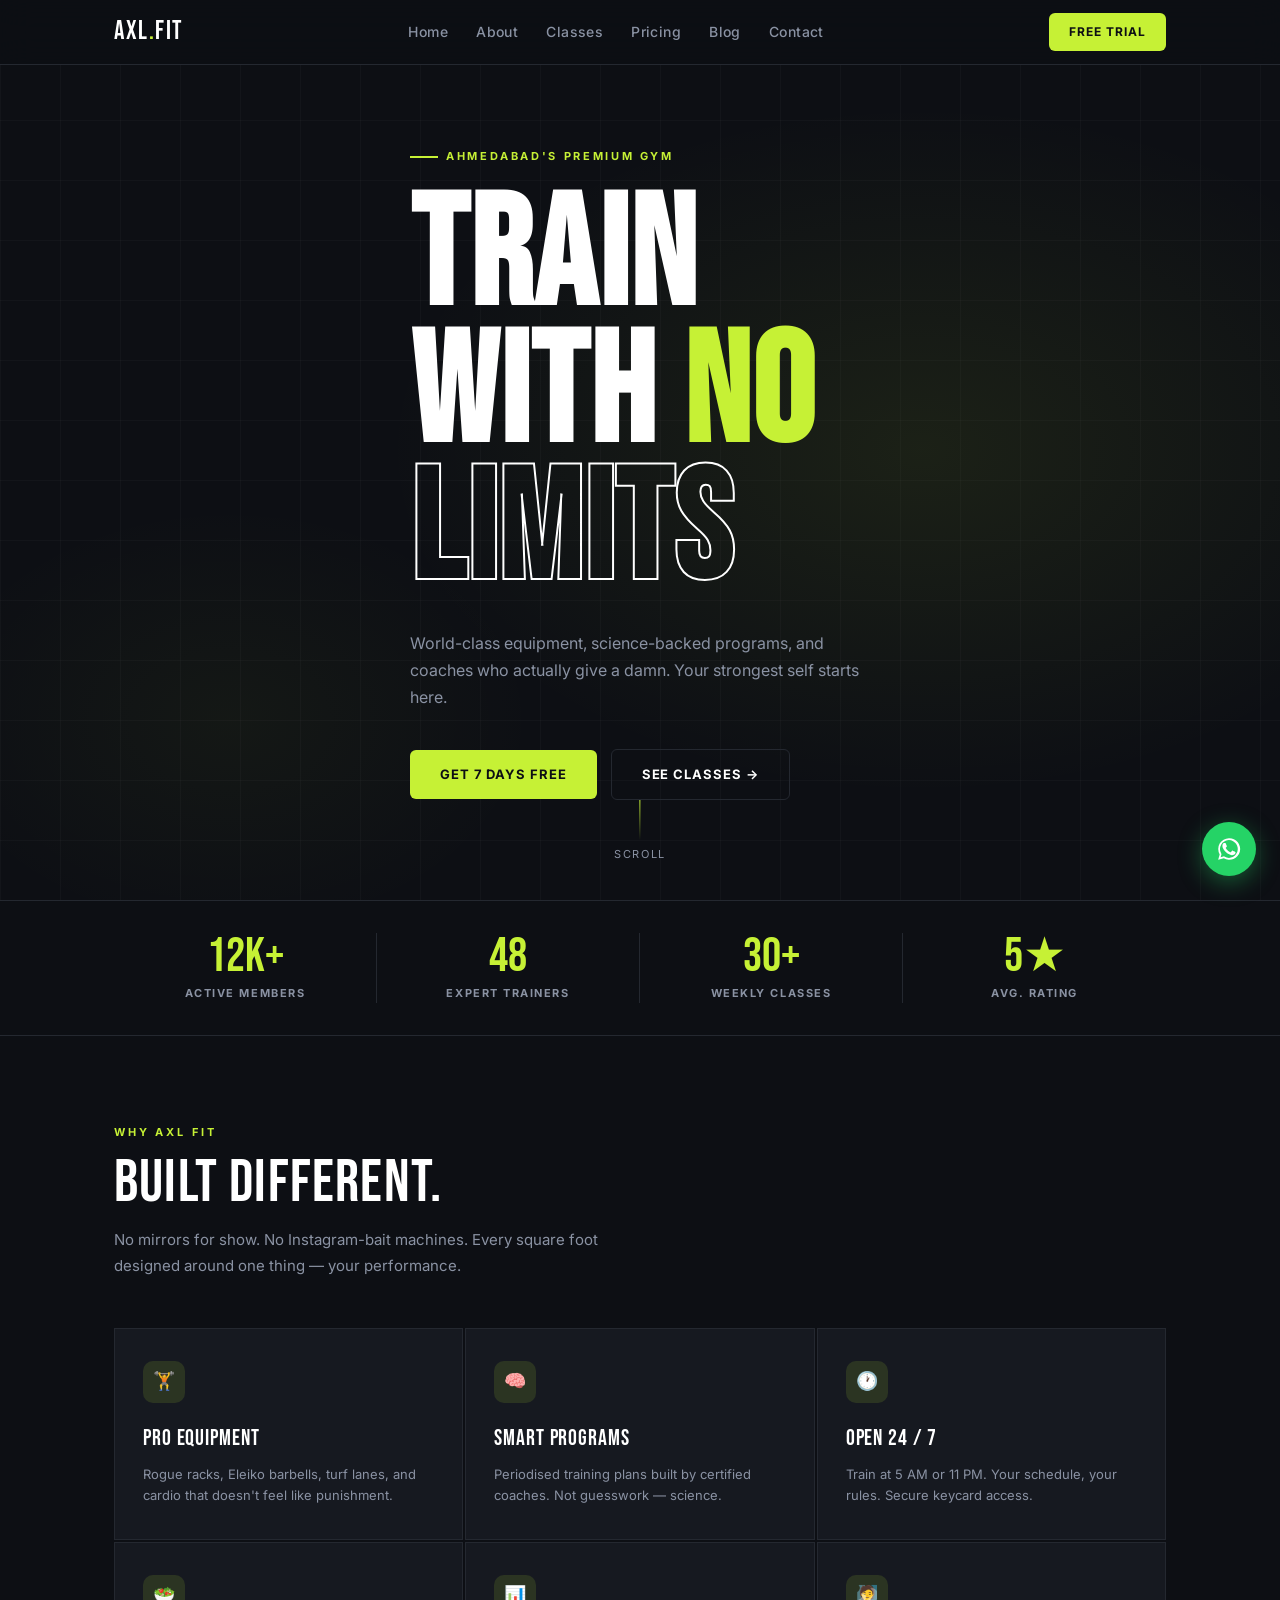
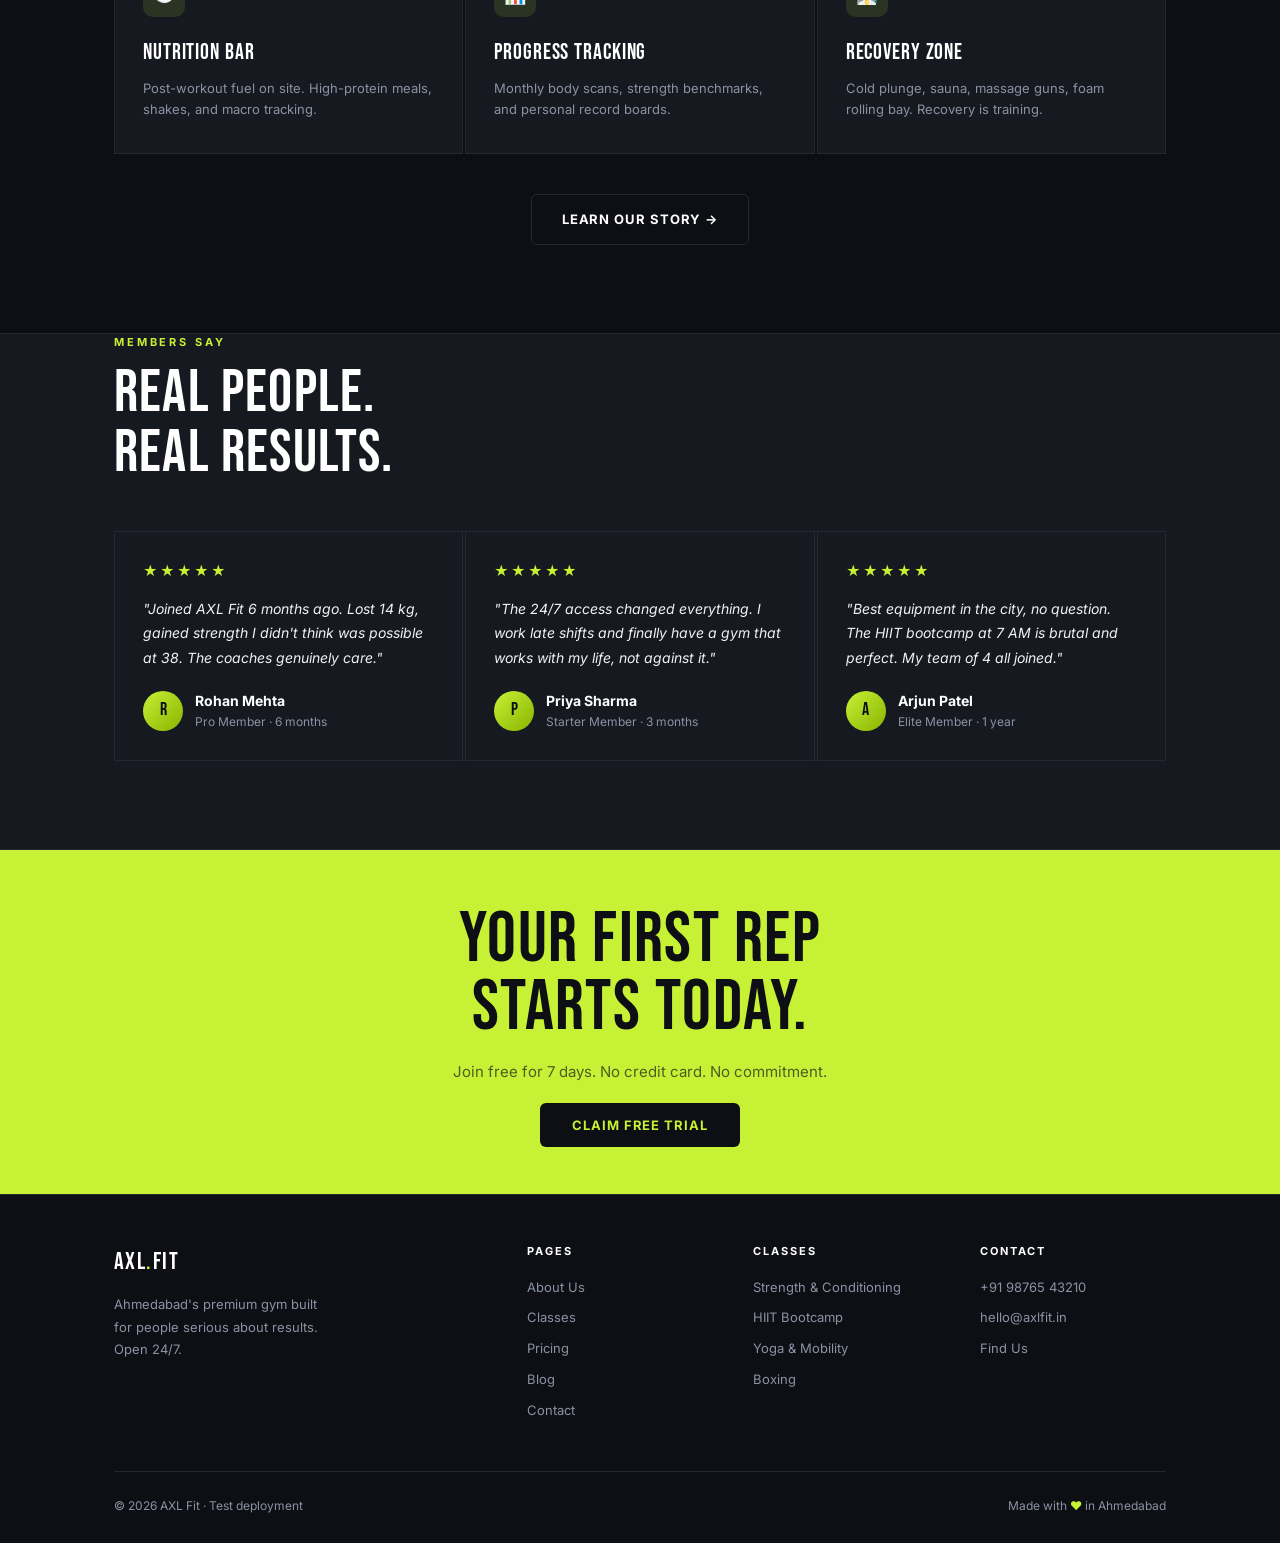
<file: index.html>
<!DOCTYPE html>
<html lang="en">
<head>
<meta charset="UTF-8">
<meta name="viewport" content="width=device-width, initial-scale=1.0">
<title>AXL Fit — Train Without Limits</title>
<meta name="description" content="AXL Fit is Ahmedabad's premium gym. World-class equipment, expert trainers, flexible memberships. Start your free trial today.">
<link rel="stylesheet" href="style.css">
<style>
/* Home-specific */
.hero {
  min-height: 100vh; display: flex; align-items: center;
  padding: 120px 0 80px; position: relative; overflow: hidden;
}
.hero-bg {
  position: absolute; inset: 0; z-index: 0;
  background:
    radial-gradient(ellipse 60% 55% at 72% 50%, rgba(198,241,53,.08) 0%, transparent 70%),
    radial-gradient(ellipse 40% 40% at 18% 80%, rgba(198,241,53,.04) 0%, transparent 60%);
}
.hero-bg::after {
  content: ""; position: absolute; inset: 0;
  background-image: linear-gradient(rgba(255,255,255,.025) 1px, transparent 1px), linear-gradient(90deg, rgba(255,255,255,.025) 1px, transparent 1px);
  background-size: 60px 60px;
}
.hero-inner { position: relative; z-index: 1; max-width: 1100px; margin: 0 auto; padding: 0 24px; }
.hero-eyebrow { display: inline-flex; align-items: center; gap: 8px; font-size: 11px; font-weight: 700; letter-spacing: .24em; text-transform: uppercase; color: var(--lime); margin-bottom: 24px; }
.hero-eyebrow::before { content: ""; display: block; width: 28px; height: 2px; background: var(--lime); }
h1.hero-title { font-family: 'Bebas Neue', sans-serif; font-size: clamp(80px, 13vw, 156px); line-height: .88; letter-spacing: .01em; color: var(--white); }
h1.hero-title .outline { -webkit-text-stroke: 2px var(--white); color: transparent; }
h1.hero-title .lime { color: var(--lime); -webkit-text-stroke: 0; }
.hero-sub { max-width: 460px; font-size: 16px; line-height: 1.7; color: var(--slate); margin: 28px 0 38px; }
.hero-btns { display: flex; gap: 14px; flex-wrap: wrap; align-items: center; }
.hero-scroll { position: absolute; bottom: 36px; left: 50%; transform: translateX(-50%); display: flex; flex-direction: column; align-items: center; gap: 6px; color: var(--slate); font-size: 11px; letter-spacing: .14em; text-transform: uppercase; z-index: 1; animation: bounce 2s ease-in-out infinite; }
.hero-scroll .line { width: 1px; height: 40px; background: linear-gradient(to bottom, var(--lime), transparent); }
@keyframes bounce { 0%,100% { transform: translateX(-50%) translateY(0); } 50% { transform: translateX(-50%) translateY(8px); } }
</style>
</head>
<body>

<!-- NAV -->
<nav>
  <div class="nav-inner">
    <a href="https://axlfit.pages.dev/" class="logo">AXL<span>.</span>FIT</a>
    <ul class="nav-links">
      <li><a href="https://axlfit.pages.dev/">Home</a></li>
      <li><a href="https://axlfit.pages.dev/about.html">About</a></li>
      <li><a href="https://axlfit.pages.dev/classes.html">Classes</a></li>
      <li><a href="https://axlfit.pages.dev/pricing.html">Pricing</a></li>
      <li><a href="https://axlfit.pages.dev/blog.html">Blog</a></li>
      <li><a href="https://axlfit.pages.dev/contact.html">Contact</a></li>
    </ul>
    <button class="hamburger" aria-label="Menu"><span></span><span></span><span></span></button>
    <a href="https://axlfit.pages.dev/pricing.html" class="nav-cta">Free Trial</a>
  </div>
  <div class="mobile-menu">
    <a href="https://axlfit.pages.dev/">Home</a>
    <a href="https://axlfit.pages.dev/about.html">About</a>
    <a href="https://axlfit.pages.dev/classes.html">Classes</a>
    <a href="https://axlfit.pages.dev/pricing.html">Pricing</a>
    <a href="https://axlfit.pages.dev/blog.html">Blog</a>
    <a href="https://axlfit.pages.dev/contact.html">Contact</a>
  </div>
</nav>

<!-- HERO -->
<section class="hero">
  <div class="hero-bg"></div>
  <div class="hero-inner">
    <div class="hero-eyebrow">Ahmedabad's Premium Gym</div>
    <h1 class="hero-title">TRAIN<br>WITH<span class="lime"> NO</span><br><span class="outline">LIMITS</span></h1>
    <p class="hero-sub">World-class equipment, science-backed programs, and coaches who actually give a damn. Your strongest self starts here.</p>
    <div class="hero-btns">
      <a href="pricing.html" class="btn-lime">Get 7 Days Free</a>
      <a href="classes.html" class="btn-ghost">See Classes →</a>
    </div>
  </div>
  <div class="hero-scroll"><div class="line"></div>Scroll</div>
</section>

<!-- STATS -->
<div class="stats-bar">
  <div class="container">
    <div class="stats-grid">
      <div class="stat"><div class="stat-num">12K+</div><div class="stat-label">Active Members</div></div>
      <div class="stat"><div class="stat-num">48</div><div class="stat-label">Expert Trainers</div></div>
      <div class="stat"><div class="stat-num">30+</div><div class="stat-label">Weekly Classes</div></div>
      <div class="stat"><div class="stat-num">5★</div><div class="stat-label">Avg. Rating</div></div>
    </div>
  </div>
</div>

<!-- FEATURES -->
<section class="section">
  <div class="container">
    <div class="section-eyebrow">Why AXL Fit</div>
    <div class="section-title">BUILT DIFFERENT.</div>
    <p class="section-body">No mirrors for show. No Instagram-bait machines. Every square foot designed around one thing — your performance.</p>
    <div style="margin-top:48px" class="card-grid-3">
      <div class="card feature-card"><div class="feature-icon">🏋️</div><div class="feature-title">Pro Equipment</div><p class="feature-desc">Rogue racks, Eleiko barbells, turf lanes, and cardio that doesn't feel like punishment.</p></div>
      <div class="card feature-card"><div class="feature-icon">🧠</div><div class="feature-title">Smart Programs</div><p class="feature-desc">Periodised training plans built by certified coaches. Not guesswork — science.</p></div>
      <div class="card feature-card"><div class="feature-icon">🕐</div><div class="feature-title">Open 24 / 7</div><p class="feature-desc">Train at 5 AM or 11 PM. Your schedule, your rules. Secure keycard access.</p></div>
      <div class="card feature-card"><div class="feature-icon">🥗</div><div class="feature-title">Nutrition Bar</div><p class="feature-desc">Post-workout fuel on site. High-protein meals, shakes, and macro tracking.</p></div>
      <div class="card feature-card"><div class="feature-icon">📊</div><div class="feature-title">Progress Tracking</div><p class="feature-desc">Monthly body scans, strength benchmarks, and personal record boards.</p></div>
      <div class="card feature-card"><div class="feature-icon">🧖</div><div class="feature-title">Recovery Zone</div><p class="feature-desc">Cold plunge, sauna, massage guns, foam rolling bay. Recovery is training.</p></div>
    </div>
    <div style="margin-top:40px;text-align:center"><a href="about.html" class="btn-ghost">Learn Our Story →</a></div>
  </div>
</section>

<!-- TESTIMONIALS -->
<section class="section" style="background:var(--card);border-top:1px solid var(--border);border-bottom:1px solid var(--border)">
  <div class="container">
    <div class="section-eyebrow">Members Say</div>
    <div class="section-title">REAL PEOPLE.<br>REAL RESULTS.</div>
    <div class="testi-grid">
      <div class="testi-card"><div class="testi-stars">★★★★★</div><p class="testi-text">"Joined AXL Fit 6 months ago. Lost 14 kg, gained strength I didn't think was possible at 38. The coaches genuinely care."</p><div class="testi-author"><div class="testi-avatar">R</div><div><div class="testi-name">Rohan Mehta</div><div class="testi-role">Pro Member · 6 months</div></div></div></div>
      <div class="testi-card"><div class="testi-stars">★★★★★</div><p class="testi-text">"The 24/7 access changed everything. I work late shifts and finally have a gym that works with my life, not against it."</p><div class="testi-author"><div class="testi-avatar">P</div><div><div class="testi-name">Priya Sharma</div><div class="testi-role">Starter Member · 3 months</div></div></div></div>
      <div class="testi-card"><div class="testi-stars">★★★★★</div><p class="testi-text">"Best equipment in the city, no question. The HIIT bootcamp at 7 AM is brutal and perfect. My team of 4 all joined."</p><div class="testi-author"><div class="testi-avatar">A</div><div><div class="testi-name">Arjun Patel</div><div class="testi-role">Elite Member · 1 year</div></div></div></div>
    </div>
  </div>
</section>

<!-- CTA -->
<div class="cta-strip">
  <div class="container">
    <div class="cta-strip-title">YOUR FIRST REP<br>STARTS TODAY.</div>
    <p class="cta-strip-sub">Join free for 7 days. No credit card. No commitment.</p>
    <a href="pricing.html" class="btn-dark">Claim Free Trial</a>
  </div>
</div>

<!-- FOOTER -->
<footer>
  <div class="container">
    <div class="footer-grid">
      <div class="footer-brand">
        <span class="logo">AXL<span>.</span>FIT</span>
        <p class="footer-desc">Ahmedabad's premium gym built for people serious about results. Open 24/7.</p>
      </div>
      <div class="footer-col"><h4>Pages</h4><a href="about.html">About Us</a><a href="classes.html">Classes</a><a href="pricing.html">Pricing</a><a href="blog.html">Blog</a><a href="contact.html">Contact</a></div>
      <div class="footer-col"><h4>Classes</h4><a href="classes.html">Strength & Conditioning</a><a href="classes.html">HIIT Bootcamp</a><a href="classes.html">Yoga & Mobility</a><a href="classes.html">Boxing</a></div>
      <div class="footer-col"><h4>Contact</h4><a href="tel:+919876543210">+91 98765 43210</a><a href="mailto:hello@axlfit.in">hello@axlfit.in</a><a href="contact.html">Find Us</a></div>
    </div>
    <div class="footer-bottom"><span>© 2026 AXL Fit · Test deployment</span><span>Made with <span class="footer-lime">♥</span> in Ahmedabad</span></div>
  </div>
</footer>

<!-- WhatsApp Float -->
<a class="wa-float" href="https://wa.me/918109901136?text=Hi!%20I%20want%20to%20know%20more%20about%20AXL%20Fit." target="_blank" aria-label="Chat on WhatsApp">
  <svg width="26" height="26" viewBox="0 0 24 24" fill="currentColor"><path d="M17.5 14.4c-.3-.1-1.8-.9-2-.9-.3-.1-.5-.1-.7.1-.2.3-.8 1-.9 1.2-.2.2-.4.2-.7.1-.3-.2-1.3-.5-2.4-1.5-.9-.8-1.5-1.8-1.7-2.1-.2-.3 0-.5.1-.6l.5-.5c.1-.2.2-.3.3-.5.1-.2 0-.4 0-.5l-1-2.3c-.2-.6-.5-.5-.7-.5h-.6c-.2 0-.5.1-.8.4-.3.3-1 1-1 2.5s1.1 2.9 1.2 3.1c.2.2 2.1 3.2 5.1 4.5.7.3 1.3.5 1.7.6.7.2 1.4.2 1.9.1.6-.1 1.8-.7 2-1.4.3-.7.3-1.3.2-1.4-.1-.1-.3-.2-.5-.3zM12 2a10 10 0 0 0-8.6 15L2 22l5.2-1.4A10 10 0 1 0 12 2zm0 18.2c-1.5 0-3-.4-4.3-1.2l-.3-.2-3.1.8.8-3-.2-.3A8.2 8.2 0 1 1 12 20.2z"/></svg>
</a>

<script src="script.js"></script>
  <!-- AI Chat Widget -->
<script>
window.AI_AGENT_CONFIG = {
  widgetID: "51aff556-d8cc-43f0-926a-fffd52cfe86c"
};
</script>
<script src="https://platform-js-uat.getaltadx.com/widget.js"></script>
</body>
</html>
</file>
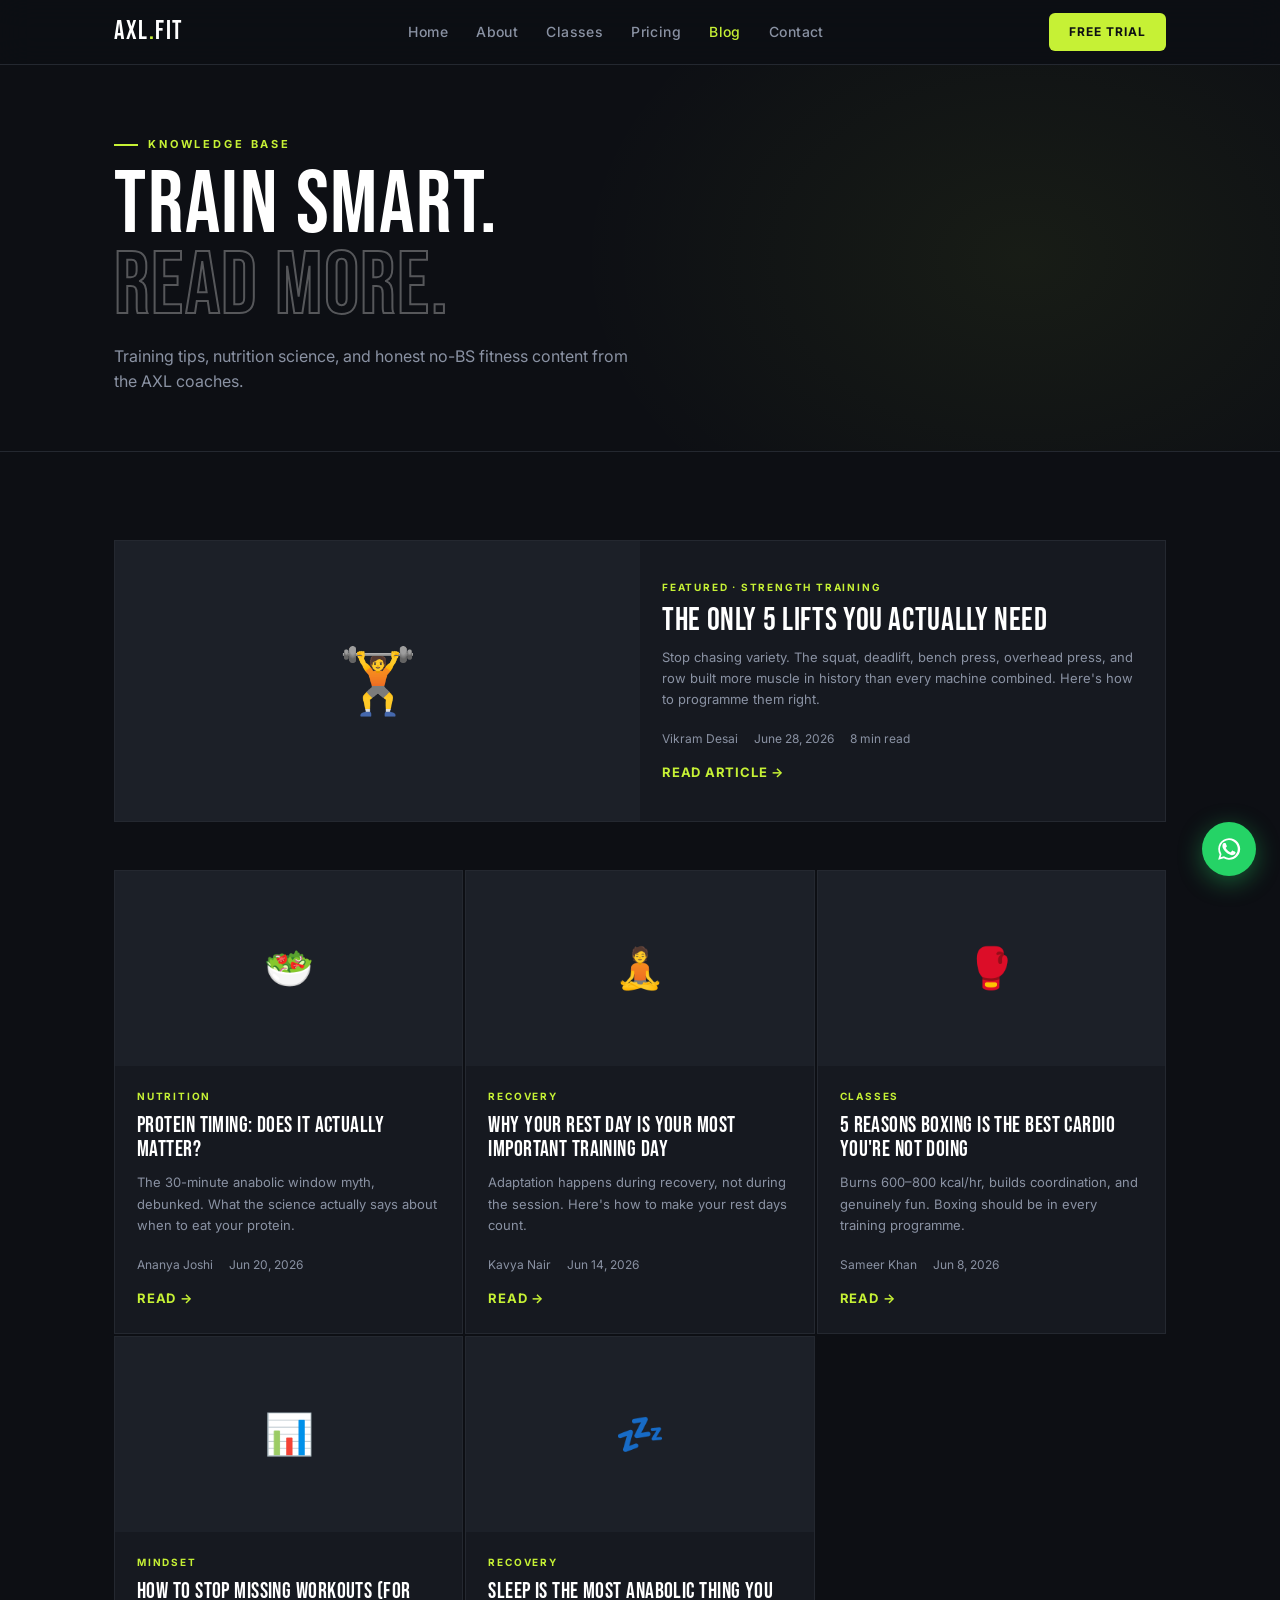
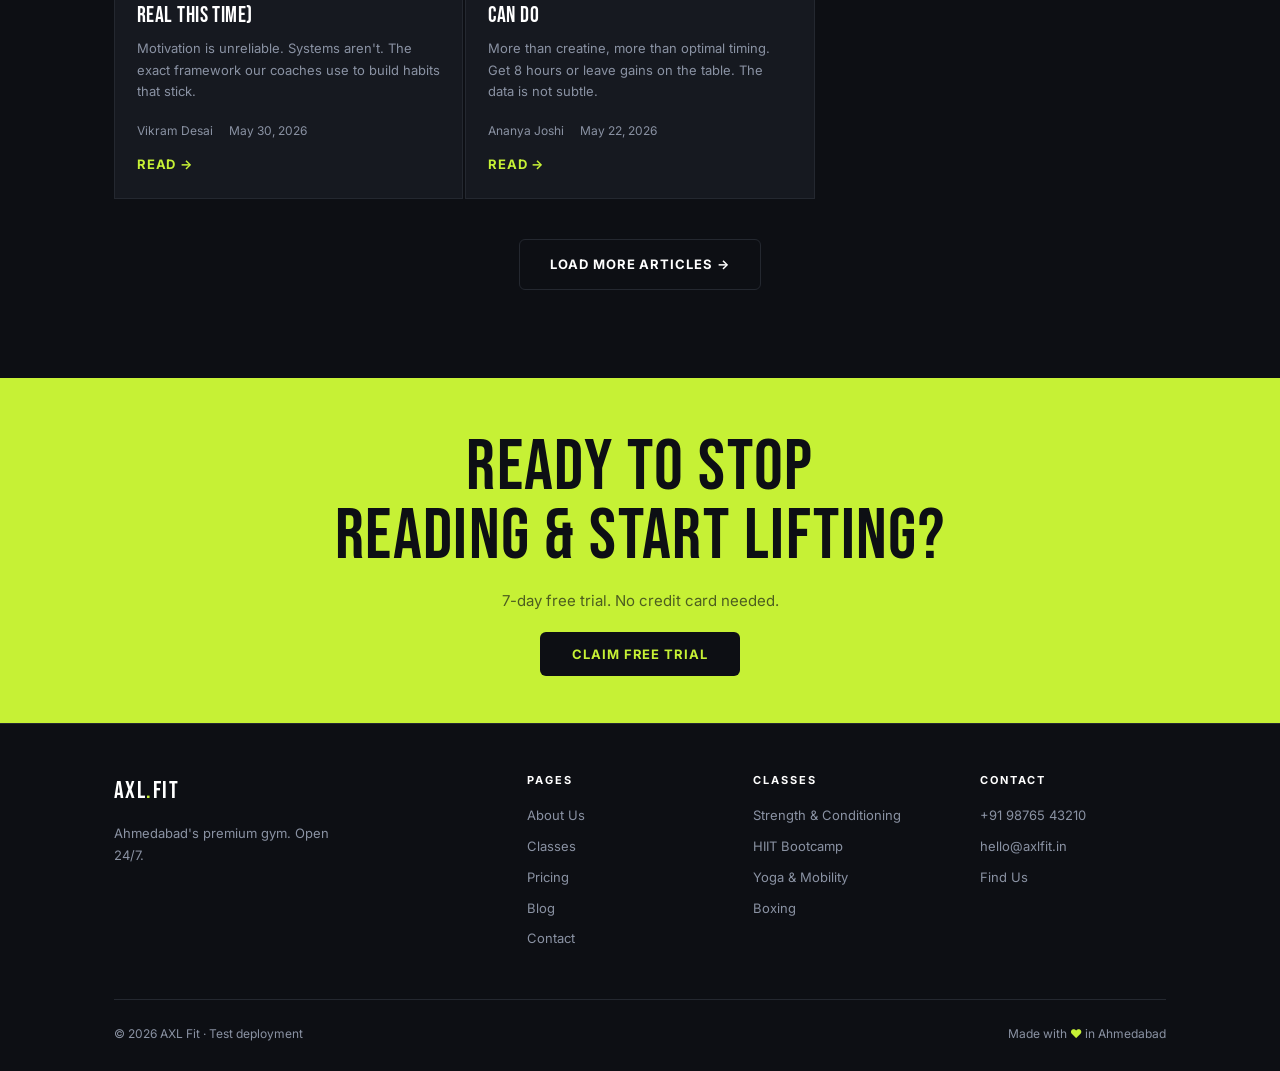
<file: blog.html>
<!DOCTYPE html>
<html lang="en">
<head>
<meta charset="UTF-8">
<meta name="viewport" content="width=device-width, initial-scale=1.0">
<title>Blog — AXL Fit</title>
<link rel="stylesheet" href="style.css">
</head>
<body class="page-top">

<nav>
  <div class="nav-inner">
    <a href="index.html" class="logo">AXL<span>.</span>FIT</a>
    <ul class="nav-links">
      <li><a href="index.html">Home</a></li><li><a href="about.html">About</a></li><li><a href="classes.html">Classes</a></li><li><a href="pricing.html">Pricing</a></li><li><a href="blog.html">Blog</a></li><li><a href="contact.html">Contact</a></li>
    </ul>
    <button class="hamburger" aria-label="Menu"><span></span><span></span><span></span></button>
    <a href="pricing.html" class="nav-cta">Free Trial</a>
  </div>
  <div class="mobile-menu"><a href="index.html">Home</a><a href="about.html">About</a><a href="classes.html">Classes</a><a href="pricing.html">Pricing</a><a href="blog.html">Blog</a><a href="contact.html">Contact</a></div>
</nav>

<div class="page-hero">
  <div class="container">
    <div class="page-eyebrow">Knowledge Base</div>
    <div class="page-title">TRAIN SMART.<br><span class="outline">READ MORE.</span></div>
    <p class="page-sub">Training tips, nutrition science, and honest no-BS fitness content from the AXL coaches.</p>
  </div>
</div>

<section class="section">
  <div class="container">
    <!-- Featured post -->
    <div style="display:grid;grid-template-columns:1fr 1fr;gap:2px;margin-bottom:2px">
      <div class="card blog-card" style="grid-column:span 2;display:grid;grid-template-columns:1fr 1fr">
        <div class="blog-thumb" style="aspect-ratio:unset;min-height:280px;font-size:64px">🏋️</div>
        <div class="blog-body" style="display:flex;flex-direction:column;justify-content:center">
          <div class="blog-cat">Featured · Strength Training</div>
          <div class="blog-title" style="font-size:32px;line-height:1">THE ONLY 5 LIFTS YOU ACTUALLY NEED</div>
          <p class="blog-excerpt">Stop chasing variety. The squat, deadlift, bench press, overhead press, and row built more muscle in history than every machine combined. Here's how to programme them right.</p>
          <div class="blog-meta"><span>Vikram Desai</span><span>June 28, 2026</span><span>8 min read</span></div>
          <a href="#" class="blog-read">Read Article →</a>
        </div>
      </div>
    </div>

    <!-- Grid -->
    <div class="blog-grid">
      <div class="blog-card card">
        <div class="blog-thumb">🥗</div>
        <div class="blog-body">
          <div class="blog-cat">Nutrition</div>
          <div class="blog-title">PROTEIN TIMING: DOES IT ACTUALLY MATTER?</div>
          <p class="blog-excerpt">The 30-minute anabolic window myth, debunked. What the science actually says about when to eat your protein.</p>
          <div class="blog-meta"><span>Ananya Joshi</span><span>Jun 20, 2026</span></div>
          <a href="#" class="blog-read">Read →</a>
        </div>
      </div>
      <div class="blog-card card">
        <div class="blog-thumb">🧘</div>
        <div class="blog-body">
          <div class="blog-cat">Recovery</div>
          <div class="blog-title">WHY YOUR REST DAY IS YOUR MOST IMPORTANT TRAINING DAY</div>
          <p class="blog-excerpt">Adaptation happens during recovery, not during the session. Here's how to make your rest days count.</p>
          <div class="blog-meta"><span>Kavya Nair</span><span>Jun 14, 2026</span></div>
          <a href="#" class="blog-read">Read →</a>
        </div>
      </div>
      <div class="blog-card card">
        <div class="blog-thumb">🥊</div>
        <div class="blog-body">
          <div class="blog-cat">Classes</div>
          <div class="blog-title">5 REASONS BOXING IS THE BEST CARDIO YOU'RE NOT DOING</div>
          <p class="blog-excerpt">Burns 600–800 kcal/hr, builds coordination, and genuinely fun. Boxing should be in every training programme.</p>
          <div class="blog-meta"><span>Sameer Khan</span><span>Jun 8, 2026</span></div>
          <a href="#" class="blog-read">Read →</a>
        </div>
      </div>
      <div class="blog-card card">
        <div class="blog-thumb">📊</div>
        <div class="blog-body">
          <div class="blog-cat">Mindset</div>
          <div class="blog-title">HOW TO STOP MISSING WORKOUTS (FOR REAL THIS TIME)</div>
          <p class="blog-excerpt">Motivation is unreliable. Systems aren't. The exact framework our coaches use to build habits that stick.</p>
          <div class="blog-meta"><span>Vikram Desai</span><span>May 30, 2026</span></div>
          <a href="#" class="blog-read">Read →</a>
        </div>
      </div>
      <div class="blog-card card">
        <div class="blog-thumb">💤</div>
        <div class="blog-body">
          <div class="blog-cat">Recovery</div>
          <div class="blog-title">SLEEP IS THE MOST ANABOLIC THING YOU CAN DO</div>
          <p class="blog-excerpt">More than creatine, more than optimal timing. Get 8 hours or leave gains on the table. The data is not subtle.</p>
          <div class="blog-meta"><span>Ananya Joshi</span><span>May 22, 2026</span></div>
          <a href="#" class="blog-read">Read →</a>
        </div>
      </div>
    </div>

    <div style="margin-top:40px;text-align:center">
      <a href="#" class="btn-ghost">Load More Articles →</a>
    </div>
  </div>
</section>

<div class="cta-strip">
  <div class="container">
    <div class="cta-strip-title">READY TO STOP<br>READING & START LIFTING?</div>
    <p class="cta-strip-sub">7-day free trial. No credit card needed.</p>
    <a href="pricing.html" class="btn-dark">Claim Free Trial</a>
  </div>
</div>

<footer>
  <div class="container">
    <div class="footer-grid">
      <div class="footer-brand"><span class="logo">AXL<span>.</span>FIT</span><p class="footer-desc">Ahmedabad's premium gym. Open 24/7.</p></div>
      <div class="footer-col"><h4>Pages</h4><a href="about.html">About Us</a><a href="classes.html">Classes</a><a href="pricing.html">Pricing</a><a href="blog.html">Blog</a><a href="contact.html">Contact</a></div>
      <div class="footer-col"><h4>Classes</h4><a href="classes.html">Strength & Conditioning</a><a href="classes.html">HIIT Bootcamp</a><a href="classes.html">Yoga & Mobility</a><a href="classes.html">Boxing</a></div>
      <div class="footer-col"><h4>Contact</h4><a href="tel:+919876543210">+91 98765 43210</a><a href="mailto:hello@axlfit.in">hello@axlfit.in</a><a href="contact.html">Find Us</a></div>
    </div>
    <div class="footer-bottom"><span>© 2026 AXL Fit · Test deployment</span><span>Made with <span class="footer-lime">♥</span> in Ahmedabad</span></div>
  </div>
</footer>
<a class="wa-float" href="https://wa.me/918109901136?text=Hi!%20I%20want%20to%20know%20more%20about%20AXL%20Fit." target="_blank" aria-label="WhatsApp"><svg width="26" height="26" viewBox="0 0 24 24" fill="currentColor"><path d="M17.5 14.4c-.3-.1-1.8-.9-2-.9-.3-.1-.5-.1-.7.1-.2.3-.8 1-.9 1.2-.2.2-.4.2-.7.1-.3-.2-1.3-.5-2.4-1.5-.9-.8-1.5-1.8-1.7-2.1-.2-.3 0-.5.1-.6l.5-.5c.1-.2.2-.3.3-.5.1-.2 0-.4 0-.5l-1-2.3c-.2-.6-.5-.5-.7-.5h-.6c-.2 0-.5.1-.8.4-.3.3-1 1-1 2.5s1.1 2.9 1.2 3.1c.2.2 2.1 3.2 5.1 4.5.7.3 1.3.5 1.7.6.7.2 1.4.2 1.9.1.6-.1 1.8-.7 2-1.4.3-.7.3-1.3.2-1.4-.1-.1-.3-.2-.5-.3zM12 2a10 10 0 0 0-8.6 15L2 22l5.2-1.4A10 10 0 1 0 12 2zm0 18.2c-1.5 0-3-.4-4.3-1.2l-.3-.2-3.1.8.8-3-.2-.3A8.2 8.2 0 1 1 12 20.2z"/></svg></a>
<script src="script.js"></script>
  <!-- AI Chat Widget -->
<script>
window.AI_AGENT_CONFIG = {
  widgetID: "51aff556-d8cc-43f0-926a-fffd52cfe86c"
};
</script>
<script src="https://platform-js-uat.getaltadx.com/widget.js"></script>
</body>
</html>
</file>
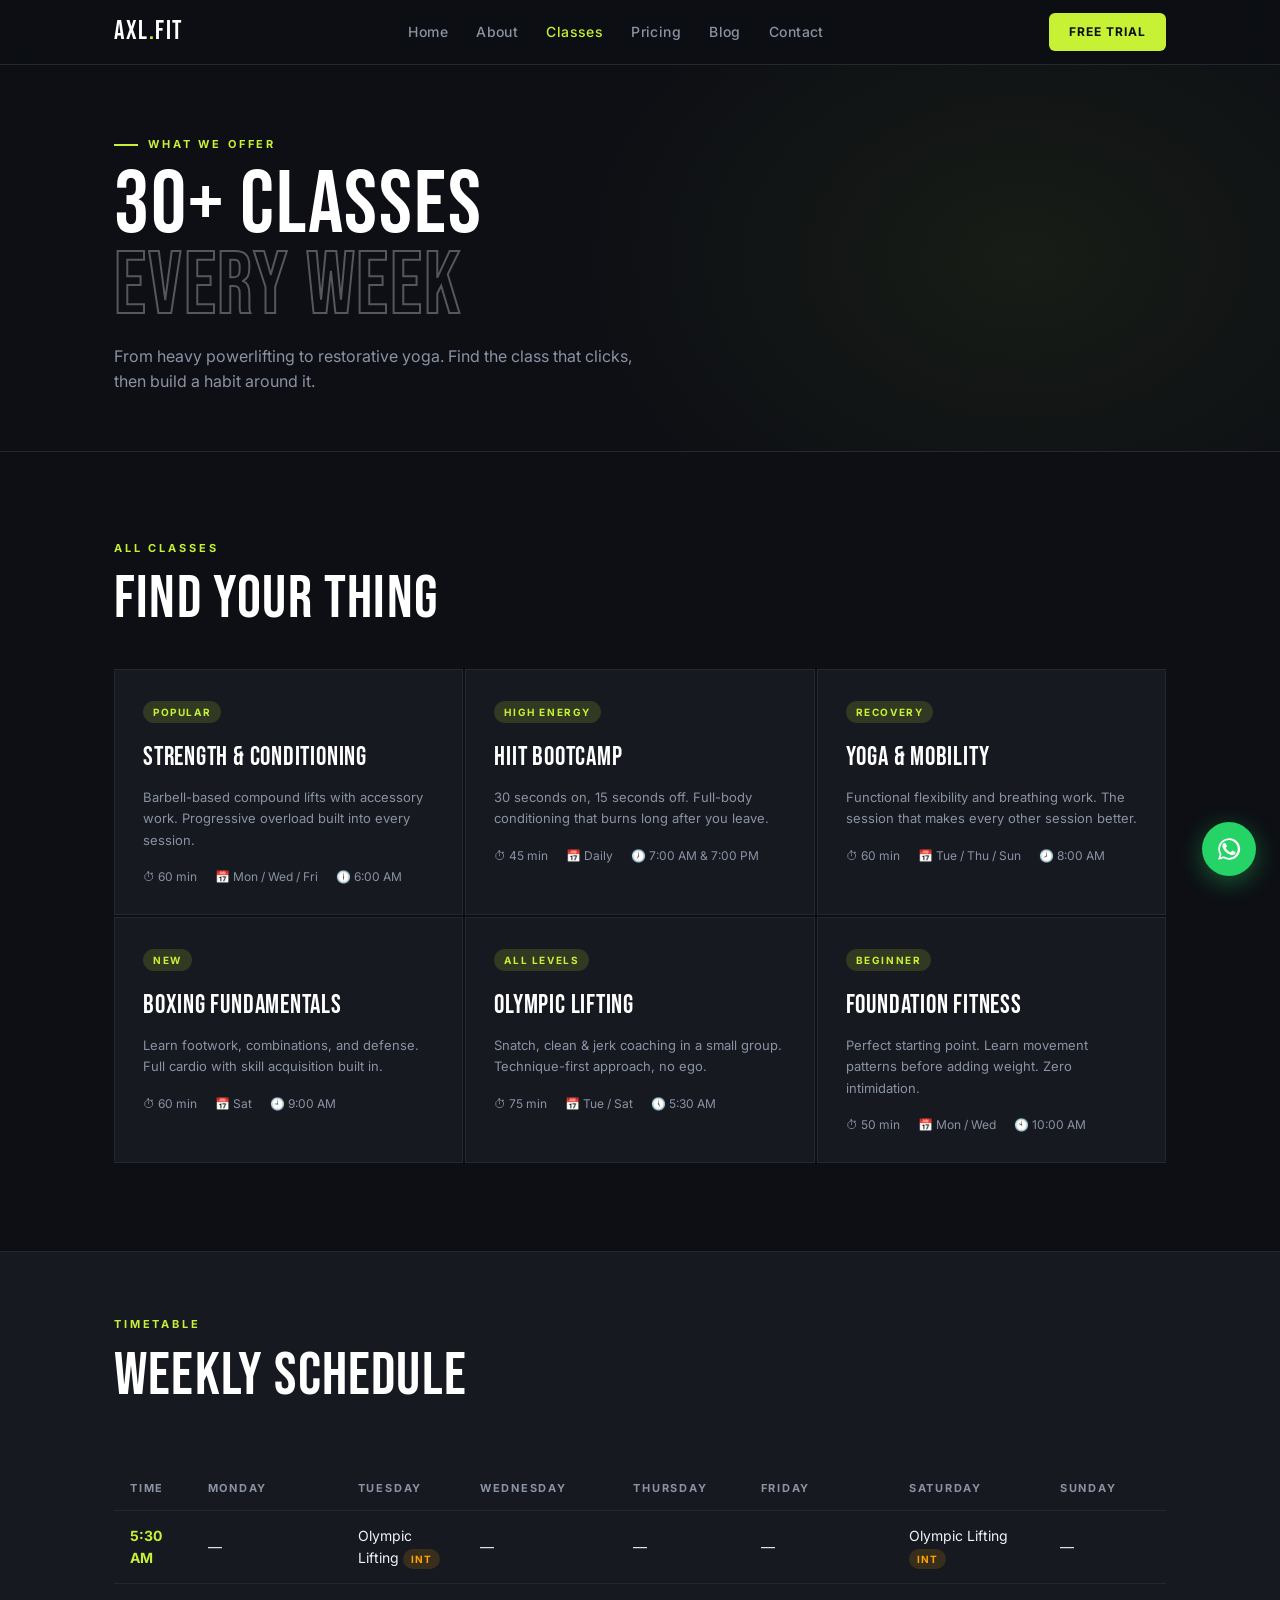
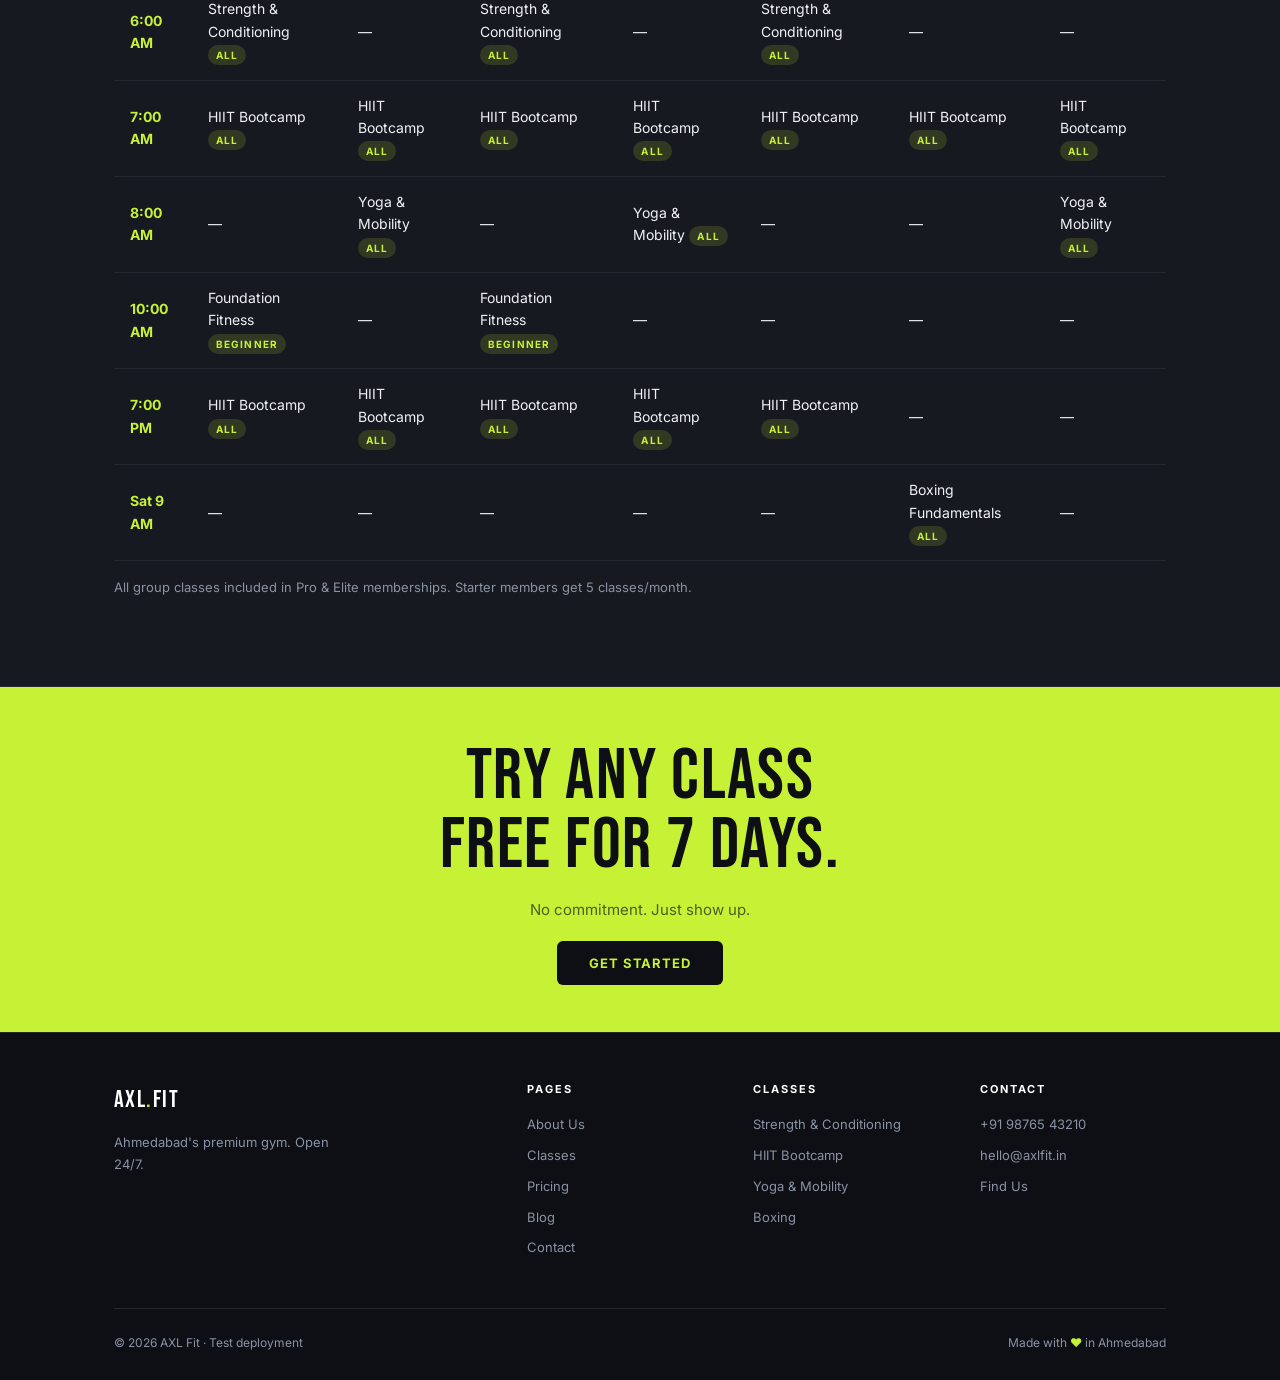
<file: classes.html>
<!DOCTYPE html>
<html lang="en">
<head>
<meta charset="UTF-8">
<meta name="viewport" content="width=device-width, initial-scale=1.0">
<title>Classes & Schedule — AXL Fit</title>
<link rel="stylesheet" href="style.css">
</head>
<body class="page-top">

<nav>
  <div class="nav-inner">
    <a href="index.html" class="logo">AXL<span>.</span>FIT</a>
    <ul class="nav-links">
      <li><a href="index.html">Home</a></li><li><a href="about.html">About</a></li><li><a href="classes.html">Classes</a></li><li><a href="pricing.html">Pricing</a></li><li><a href="blog.html">Blog</a></li><li><a href="contact.html">Contact</a></li>
    </ul>
    <button class="hamburger" aria-label="Menu"><span></span><span></span><span></span></button>
    <a href="pricing.html" class="nav-cta">Free Trial</a>
  </div>
  <div class="mobile-menu"><a href="index.html">Home</a><a href="about.html">About</a><a href="classes.html">Classes</a><a href="pricing.html">Pricing</a><a href="blog.html">Blog</a><a href="contact.html">Contact</a></div>
</nav>

<div class="page-hero">
  <div class="container">
    <div class="page-eyebrow">What We Offer</div>
    <div class="page-title">30+ CLASSES<br><span class="outline">EVERY WEEK</span></div>
    <p class="page-sub">From heavy powerlifting to restorative yoga. Find the class that clicks, then build a habit around it.</p>
  </div>
</div>

<!-- CLASS CARDS -->
<section class="section">
  <div class="container">
    <div class="section-eyebrow">All Classes</div>
    <div class="section-title">FIND YOUR THING</div>
    <div style="margin-top:40px" class="card-grid-3">
      <div class="card class-card"><span class="class-tag">Popular</span><div class="class-name">Strength & Conditioning</div><p class="class-desc">Barbell-based compound lifts with accessory work. Progressive overload built into every session.</p><div class="class-meta-row"><span>⏱ 60 min</span><span>📅 Mon / Wed / Fri</span><span>🕕 6:00 AM</span></div></div>
      <div class="card class-card"><span class="class-tag">High Energy</span><div class="class-name">HIIT Bootcamp</div><p class="class-desc">30 seconds on, 15 seconds off. Full-body conditioning that burns long after you leave.</p><div class="class-meta-row"><span>⏱ 45 min</span><span>📅 Daily</span><span>🕖 7:00 AM & 7:00 PM</span></div></div>
      <div class="card class-card"><span class="class-tag">Recovery</span><div class="class-name">Yoga & Mobility</div><p class="class-desc">Functional flexibility and breathing work. The session that makes every other session better.</p><div class="class-meta-row"><span>⏱ 60 min</span><span>📅 Tue / Thu / Sun</span><span>🕗 8:00 AM</span></div></div>
      <div class="card class-card"><span class="class-tag">New</span><div class="class-name">Boxing Fundamentals</div><p class="class-desc">Learn footwork, combinations, and defense. Full cardio with skill acquisition built in.</p><div class="class-meta-row"><span>⏱ 60 min</span><span>📅 Sat</span><span>🕘 9:00 AM</span></div></div>
      <div class="card class-card"><span class="class-tag">All Levels</span><div class="class-name">Olympic Lifting</div><p class="class-desc">Snatch, clean & jerk coaching in a small group. Technique-first approach, no ego.</p><div class="class-meta-row"><span>⏱ 75 min</span><span>📅 Tue / Sat</span><span>🕔 5:30 AM</span></div></div>
      <div class="card class-card"><span class="class-tag">Beginner</span><div class="class-name">Foundation Fitness</div><p class="class-desc">Perfect starting point. Learn movement patterns before adding weight. Zero intimidation.</p><div class="class-meta-row"><span>⏱ 50 min</span><span>📅 Mon / Wed</span><span>🕙 10:00 AM</span></div></div>
    </div>
  </div>
</section>

<!-- SCHEDULE TABLE -->
<section class="section" style="background:var(--card);border-top:1px solid var(--border);border-bottom:1px solid var(--border);padding-top:64px">
  <div class="container">
    <div class="section-eyebrow">Timetable</div>
    <div class="section-title">WEEKLY SCHEDULE</div>
    <div style="overflow-x:auto">
      <table class="schedule-table">
        <thead>
          <tr>
            <th>Time</th><th>Monday</th><th>Tuesday</th><th>Wednesday</th><th>Thursday</th><th>Friday</th><th>Saturday</th><th>Sunday</th>
          </tr>
        </thead>
        <tbody>
          <tr>
            <td style="color:var(--lime);font-weight:700">5:30 AM</td>
            <td>—</td>
            <td>Olympic Lifting <span class="level level-int">Int</span></td>
            <td>—</td>
            <td>—</td>
            <td>—</td>
            <td>Olympic Lifting <span class="level level-int">Int</span></td>
            <td>—</td>
          </tr>
          <tr>
            <td style="color:var(--lime);font-weight:700">6:00 AM</td>
            <td>Strength & Conditioning <span class="level level-all">All</span></td>
            <td>—</td>
            <td>Strength & Conditioning <span class="level level-all">All</span></td>
            <td>—</td>
            <td>Strength & Conditioning <span class="level level-all">All</span></td>
            <td>—</td>
            <td>—</td>
          </tr>
          <tr>
            <td style="color:var(--lime);font-weight:700">7:00 AM</td>
            <td>HIIT Bootcamp <span class="level level-all">All</span></td>
            <td>HIIT Bootcamp <span class="level level-all">All</span></td>
            <td>HIIT Bootcamp <span class="level level-all">All</span></td>
            <td>HIIT Bootcamp <span class="level level-all">All</span></td>
            <td>HIIT Bootcamp <span class="level level-all">All</span></td>
            <td>HIIT Bootcamp <span class="level level-all">All</span></td>
            <td>HIIT Bootcamp <span class="level level-all">All</span></td>
          </tr>
          <tr>
            <td style="color:var(--lime);font-weight:700">8:00 AM</td>
            <td>—</td>
            <td>Yoga & Mobility <span class="level level-all">All</span></td>
            <td>—</td>
            <td>Yoga & Mobility <span class="level level-all">All</span></td>
            <td>—</td>
            <td>—</td>
            <td>Yoga & Mobility <span class="level level-all">All</span></td>
          </tr>
          <tr>
            <td style="color:var(--lime);font-weight:700">10:00 AM</td>
            <td>Foundation Fitness <span class="level level-all">Beginner</span></td>
            <td>—</td>
            <td>Foundation Fitness <span class="level level-all">Beginner</span></td>
            <td>—</td>
            <td>—</td>
            <td>—</td>
            <td>—</td>
          </tr>
          <tr>
            <td style="color:var(--lime);font-weight:700">7:00 PM</td>
            <td>HIIT Bootcamp <span class="level level-all">All</span></td>
            <td>HIIT Bootcamp <span class="level level-all">All</span></td>
            <td>HIIT Bootcamp <span class="level level-all">All</span></td>
            <td>HIIT Bootcamp <span class="level level-all">All</span></td>
            <td>HIIT Bootcamp <span class="level level-all">All</span></td>
            <td>—</td>
            <td>—</td>
          </tr>
          <tr>
            <td style="color:var(--lime);font-weight:700">Sat 9 AM</td>
            <td>—</td><td>—</td><td>—</td><td>—</td><td>—</td>
            <td>Boxing Fundamentals <span class="level level-all">All</span></td>
            <td>—</td>
          </tr>
        </tbody>
      </table>
    </div>
    <p style="margin-top:16px;font-size:13px;color:var(--slate)">All group classes included in Pro & Elite memberships. Starter members get 5 classes/month.</p>
  </div>
</section>

<div class="cta-strip">
  <div class="container">
    <div class="cta-strip-title">TRY ANY CLASS<br>FREE FOR 7 DAYS.</div>
    <p class="cta-strip-sub">No commitment. Just show up.</p>
    <a href="pricing.html" class="btn-dark">Get Started</a>
  </div>
</div>

<footer>
  <div class="container">
    <div class="footer-grid">
      <div class="footer-brand"><span class="logo">AXL<span>.</span>FIT</span><p class="footer-desc">Ahmedabad's premium gym. Open 24/7.</p></div>
      <div class="footer-col"><h4>Pages</h4><a href="about.html">About Us</a><a href="classes.html">Classes</a><a href="pricing.html">Pricing</a><a href="blog.html">Blog</a><a href="contact.html">Contact</a></div>
      <div class="footer-col"><h4>Classes</h4><a href="classes.html">Strength & Conditioning</a><a href="classes.html">HIIT Bootcamp</a><a href="classes.html">Yoga & Mobility</a><a href="classes.html">Boxing</a></div>
      <div class="footer-col"><h4>Contact</h4><a href="tel:+919876543210">+91 98765 43210</a><a href="mailto:hello@axlfit.in">hello@axlfit.in</a><a href="contact.html">Find Us</a></div>
    </div>
    <div class="footer-bottom"><span>© 2026 AXL Fit · Test deployment</span><span>Made with <span class="footer-lime">♥</span> in Ahmedabad</span></div>
  </div>
</footer>
<a class="wa-float" href="https://wa.me/918109901136?text=Hi!%20I%20want%20to%20know%20more%20about%20AXL%20Fit." target="_blank" aria-label="WhatsApp"><svg width="26" height="26" viewBox="0 0 24 24" fill="currentColor"><path d="M17.5 14.4c-.3-.1-1.8-.9-2-.9-.3-.1-.5-.1-.7.1-.2.3-.8 1-.9 1.2-.2.2-.4.2-.7.1-.3-.2-1.3-.5-2.4-1.5-.9-.8-1.5-1.8-1.7-2.1-.2-.3 0-.5.1-.6l.5-.5c.1-.2.2-.3.3-.5.1-.2 0-.4 0-.5l-1-2.3c-.2-.6-.5-.5-.7-.5h-.6c-.2 0-.5.1-.8.4-.3.3-1 1-1 2.5s1.1 2.9 1.2 3.1c.2.2 2.1 3.2 5.1 4.5.7.3 1.3.5 1.7.6.7.2 1.4.2 1.9.1.6-.1 1.8-.7 2-1.4.3-.7.3-1.3.2-1.4-.1-.1-.3-.2-.5-.3zM12 2a10 10 0 0 0-8.6 15L2 22l5.2-1.4A10 10 0 1 0 12 2zm0 18.2c-1.5 0-3-.4-4.3-1.2l-.3-.2-3.1.8.8-3-.2-.3A8.2 8.2 0 1 1 12 20.2z"/></svg></a>
<script src="script.js"></script>
  <!-- AI Chat Widget -->
<script>
window.AI_AGENT_CONFIG = {
  widgetID: "51aff556-d8cc-43f0-926a-fffd52cfe86c"
};
</script>
<script src="https://platform-js-uat.getaltadx.com/widget.js"></script>
</body>
</html>
</file>
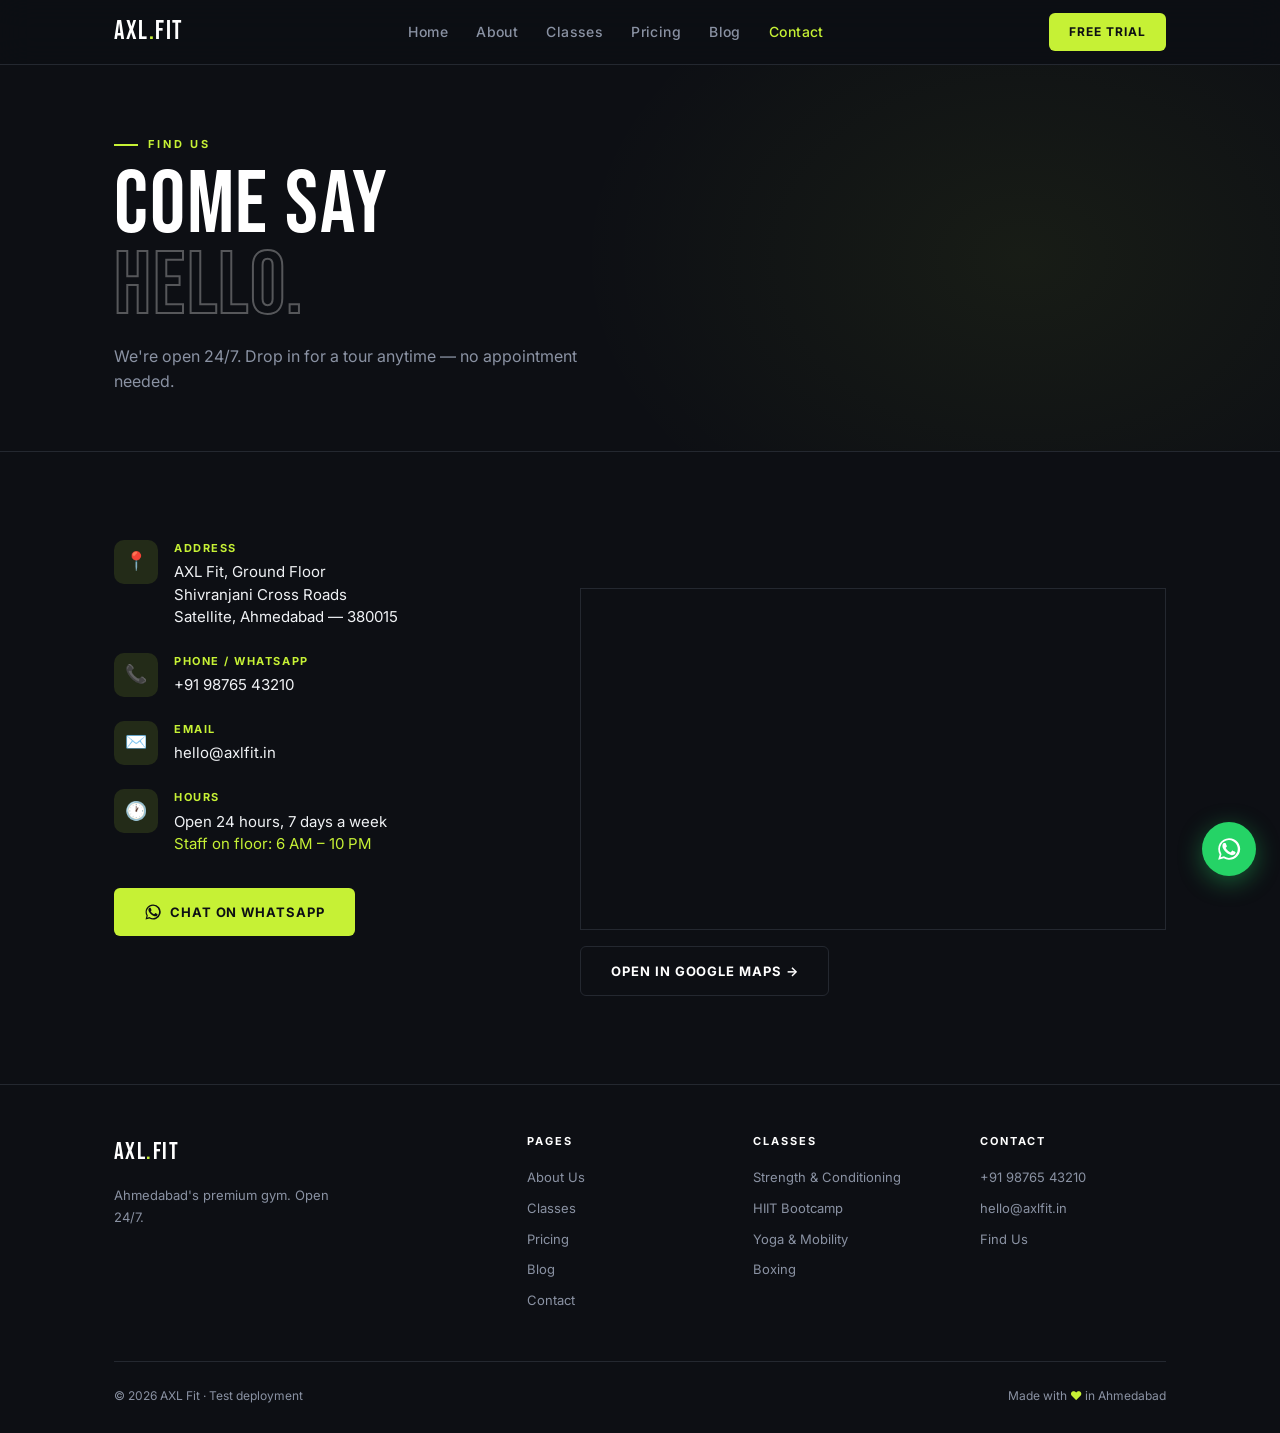
<file: contact.html>
<!DOCTYPE html>
<html lang="en">
<head>
<meta charset="UTF-8">
<meta name="viewport" content="width=device-width, initial-scale=1.0">
<title>Contact & Location — AXL Fit</title>
<link rel="stylesheet" href="style.css">
</head>
<body class="page-top">

<nav>
  <div class="nav-inner">
    <a href="index.html" class="logo">AXL<span>.</span>FIT</a>
    <ul class="nav-links">
      <li><a href="index.html">Home</a></li><li><a href="about.html">About</a></li><li><a href="classes.html">Classes</a></li><li><a href="pricing.html">Pricing</a></li><li><a href="blog.html">Blog</a></li><li><a href="contact.html">Contact</a></li>
    </ul>
    <button class="hamburger" aria-label="Menu"><span></span><span></span><span></span></button>
    <a href="pricing.html" class="nav-cta">Free Trial</a>
  </div>
  <div class="mobile-menu"><a href="index.html">Home</a><a href="about.html">About</a><a href="classes.html">Classes</a><a href="pricing.html">Pricing</a><a href="blog.html">Blog</a><a href="contact.html">Contact</a></div>
</nav>

<div class="page-hero">
  <div class="container">
    <div class="page-eyebrow">Find Us</div>
    <div class="page-title">COME SAY<br><span class="outline">HELLO.</span></div>
    <p class="page-sub">We're open 24/7. Drop in for a tour anytime — no appointment needed.</p>
  </div>
</div>

<section class="section">
  <div class="container">
    <div class="contact-layout">
      <div class="contact-info">
        <div class="contact-item">
          <div class="contact-icon">📍</div>
          <div>
            <div class="contact-label">Address</div>
            <div class="contact-val">AXL Fit, Ground Floor<br>Shivranjani Cross Roads<br>Satellite, Ahmedabad — 380015</div>
          </div>
        </div>
        <div class="contact-item">
          <div class="contact-icon">📞</div>
          <div>
            <div class="contact-label">Phone / WhatsApp</div>
            <div class="contact-val"><a href="tel:+919876543210" style="color:var(--body)">+91 98765 43210</a></div>
          </div>
        </div>
        <div class="contact-item">
          <div class="contact-icon">✉️</div>
          <div>
            <div class="contact-label">Email</div>
            <div class="contact-val"><a href="mailto:hello@axlfit.in" style="color:var(--body)">hello@axlfit.in</a></div>
          </div>
        </div>
        <div class="contact-item">
          <div class="contact-icon">🕐</div>
          <div>
            <div class="contact-label">Hours</div>
            <div class="contact-val">Open 24 hours, 7 days a week<br><span style="color:var(--lime)">Staff on floor: 6 AM – 10 PM</span></div>
          </div>
        </div>
        <div style="margin-top:8px">
          <a href="https://wa.me/918109901136?text=Hi!%20I%20want%20to%20visit%20AXL%20Fit." class="btn-lime" target="_blank">
            <svg width="18" height="18" viewBox="0 0 24 24" fill="currentColor"><path d="M17.5 14.4c-.3-.1-1.8-.9-2-.9-.3-.1-.5-.1-.7.1-.2.3-.8 1-.9 1.2-.2.2-.4.2-.7.1-.3-.2-1.3-.5-2.4-1.5-.9-.8-1.5-1.8-1.7-2.1-.2-.3 0-.5.1-.6l.5-.5c.1-.2.2-.3.3-.5.1-.2 0-.4 0-.5l-1-2.3c-.2-.6-.5-.5-.7-.5h-.6c-.2 0-.5.1-.8.4-.3.3-1 1-1 2.5s1.1 2.9 1.2 3.1c.2.2 2.1 3.2 5.1 4.5.7.3 1.3.5 1.7.6.7.2 1.4.2 1.9.1.6-.1 1.8-.7 2-1.4.3-.7.3-1.3.2-1.4-.1-.1-.3-.2-.5-.3zM12 2a10 10 0 0 0-8.6 15L2 22l5.2-1.4A10 10 0 1 0 12 2zm0 18.2c-1.5 0-3-.4-4.3-1.2l-.3-.2-3.1.8.8-3-.2-.3A8.2 8.2 0 1 1 12 20.2z"/></svg>
            Chat on WhatsApp
          </a>
        </div>
      </div>

      <!-- Map embed — replace src with real Google Maps embed URL for your gym location -->
      <div>
        <div class="map-wrap">
          <iframe
            src="https://www.google.com/maps/embed?pb=!1m18!1m12!1m3!1d3669.9209811104224!2d72.54844729999999!3d23.0999883!2m3!1f0!2f0!3f0!3m2!1i1024!2i768!4f13.1!3m3!1m2!1s0x395c2f0d894f6177%3A0x80eb948babbc9ff2!2sAnytime%20Fitness!5e0!3m2!1sen!2sin!4v1785771275479!5m2!1sen!2sin"
            allowfullscreen="" loading="lazy" referrerpolicy="strict-origin-when-cross-origin"
            title="AXL Fit Location">
          </iframe>
        </div>

        <div style="margin-top:16px">
          <a href="https://maps.google.com" class="btn-ghost" target="_blank">Open in Google Maps →</a>
        </div>
      </div>
    </div>
  </div>
</section>

<footer>
  <div class="container">
    <div class="footer-grid">
      <div class="footer-brand"><span class="logo">AXL<span>.</span>FIT</span><p class="footer-desc">Ahmedabad's premium gym. Open 24/7.</p></div>
      <div class="footer-col"><h4>Pages</h4><a href="about.html">About Us</a><a href="classes.html">Classes</a><a href="pricing.html">Pricing</a><a href="blog.html">Blog</a><a href="contact.html">Contact</a></div>
      <div class="footer-col"><h4>Classes</h4><a href="classes.html">Strength & Conditioning</a><a href="classes.html">HIIT Bootcamp</a><a href="classes.html">Yoga & Mobility</a><a href="classes.html">Boxing</a></div>
      <div class="footer-col"><h4>Contact</h4><a href="tel:+919876543210">+91 98765 43210</a><a href="mailto:hello@axlfit.in">hello@axlfit.in</a><a href="contact.html">Find Us</a></div>
    </div>
    <div class="footer-bottom"><span>© 2026 AXL Fit · Test deployment</span><span>Made with <span class="footer-lime">♥</span> in Ahmedabad</span></div>
  </div>
</footer>
<a class="wa-float" href="https://wa.me/918109901136?text=Hi!%20I%20want%20to%20know%20more%20about%20AXL%20Fit." target="_blank" aria-label="WhatsApp"><svg width="26" height="26" viewBox="0 0 24 24" fill="currentColor"><path d="M17.5 14.4c-.3-.1-1.8-.9-2-.9-.3-.1-.5-.1-.7.1-.2.3-.8 1-.9 1.2-.2.2-.4.2-.7.1-.3-.2-1.3-.5-2.4-1.5-.9-.8-1.5-1.8-1.7-2.1-.2-.3 0-.5.1-.6l.5-.5c.1-.2.2-.3.3-.5.1-.2 0-.4 0-.5l-1-2.3c-.2-.6-.5-.5-.7-.5h-.6c-.2 0-.5.1-.8.4-.3.3-1 1-1 2.5s1.1 2.9 1.2 3.1c.2.2 2.1 3.2 5.1 4.5.7.3 1.3.5 1.7.6.7.2 1.4.2 1.9.1.6-.1 1.8-.7 2-1.4.3-.7.3-1.3.2-1.4-.1-.1-.3-.2-.5-.3zM12 2a10 10 0 0 0-8.6 15L2 22l5.2-1.4A10 10 0 1 0 12 2zm0 18.2c-1.5 0-3-.4-4.3-1.2l-.3-.2-3.1.8.8-3-.2-.3A8.2 8.2 0 1 1 12 20.2z"/></svg></a>
<script src="script.js"></script>
  <!-- AI Chat Widget -->
<script>
window.AI_AGENT_CONFIG = {
  widgetID: "51aff556-d8cc-43f0-926a-fffd52cfe86c"
};
</script>
<script src="https://platform-js-uat.getaltadx.com/widget.js"></script>
</body>
</html>
</file>
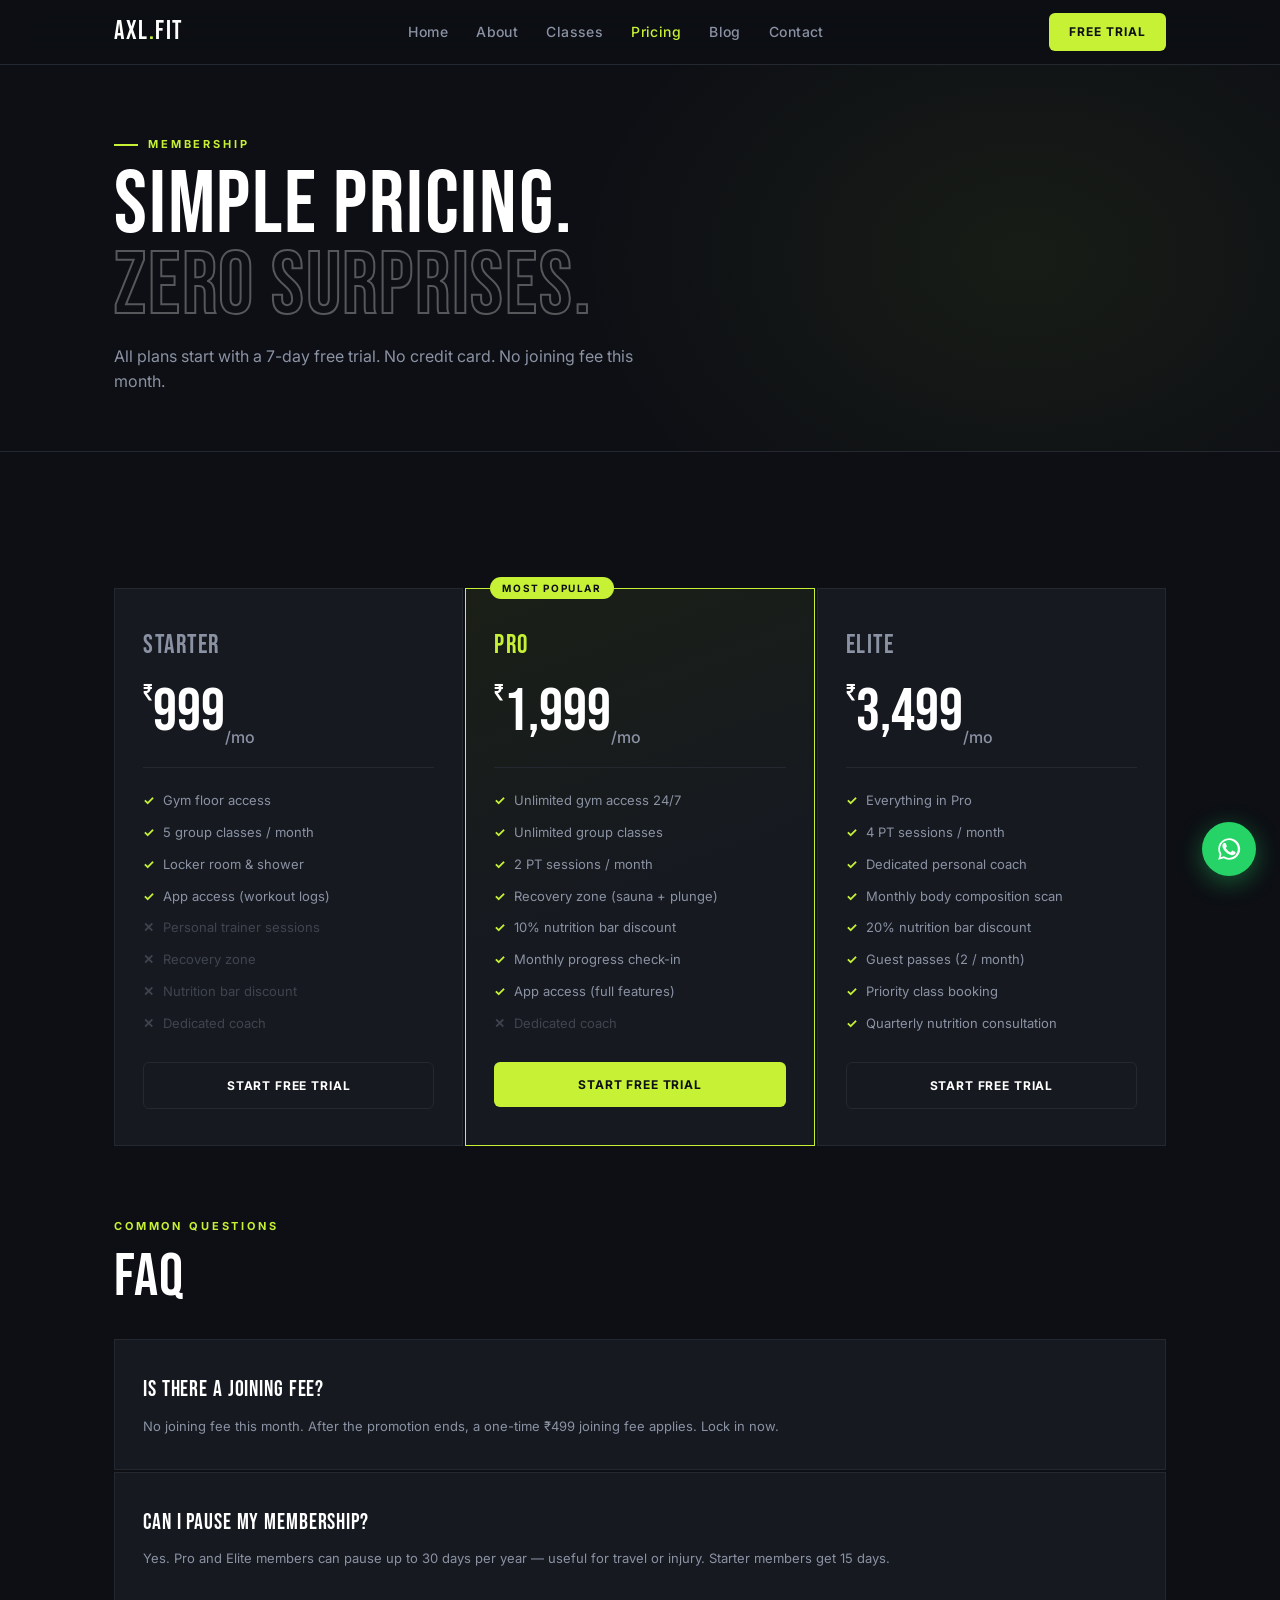
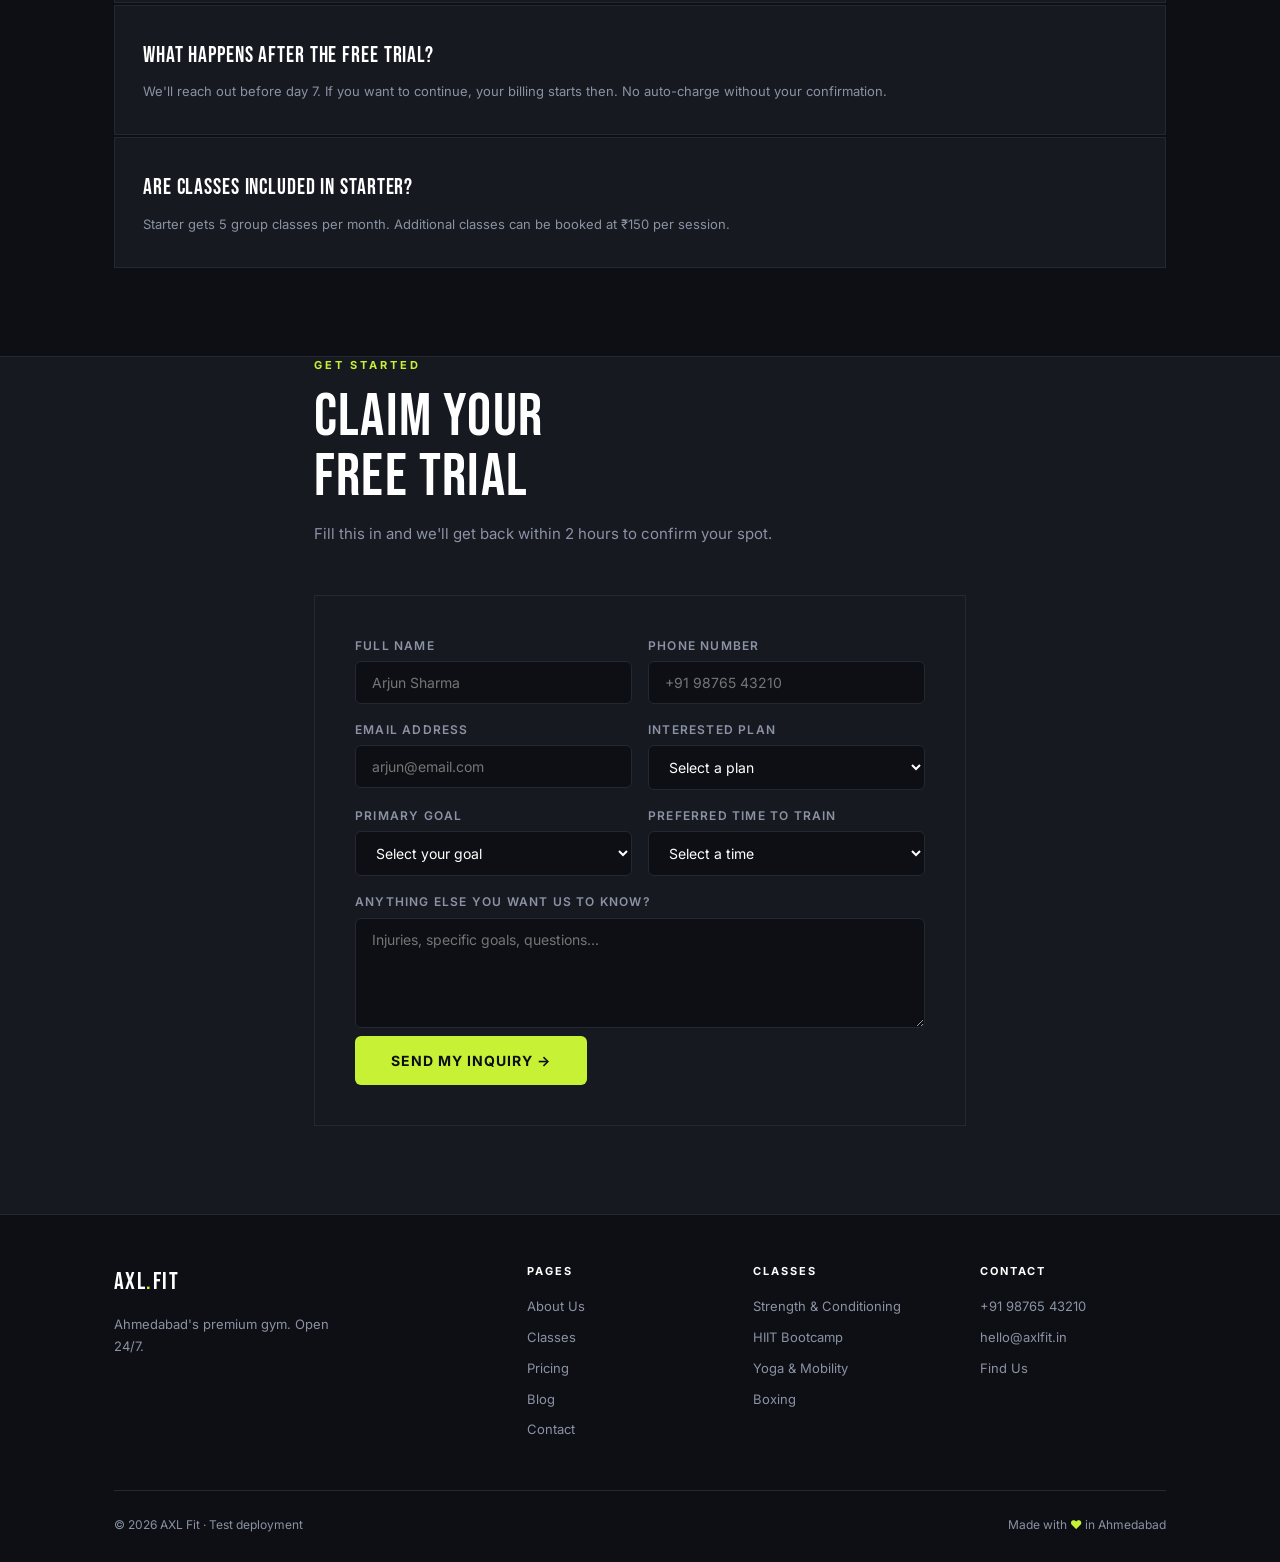
<file: pricing.html>
<!DOCTYPE html>
<html lang="en">
<head>
<meta charset="UTF-8">
<meta name="viewport" content="width=device-width, initial-scale=1.0">
<title>Membership Pricing — AXL Fit</title>
<link rel="stylesheet" href="style.css">
</head>
<body class="page-top">

<nav>
  <div class="nav-inner">
    <a href="index.html" class="logo">AXL<span>.</span>FIT</a>
    <ul class="nav-links">
      <li><a href="index.html">Home</a></li><li><a href="about.html">About</a></li><li><a href="classes.html">Classes</a></li><li><a href="pricing.html">Pricing</a></li><li><a href="blog.html">Blog</a></li><li><a href="contact.html">Contact</a></li>
    </ul>
    <button class="hamburger" aria-label="Menu"><span></span><span></span><span></span></button>
    <a href="pricing.html" class="nav-cta">Free Trial</a>
  </div>
  <div class="mobile-menu"><a href="index.html">Home</a><a href="about.html">About</a><a href="classes.html">Classes</a><a href="pricing.html">Pricing</a><a href="blog.html">Blog</a><a href="contact.html">Contact</a></div>
</nav>

<div class="page-hero">
  <div class="container">
    <div class="page-eyebrow">Membership</div>
    <div class="page-title">SIMPLE PRICING.<br><span class="outline">ZERO SURPRISES.</span></div>
    <p class="page-sub">All plans start with a 7-day free trial. No credit card. No joining fee this month.</p>
  </div>
</div>

<!-- PRICING -->
<section class="section">
  <div class="container">
    <div class="pricing-grid">
      <div class="plan">
        <div class="plan-name">Starter</div>
        <div class="plan-price"><sup>₹</sup>999<sub>/mo</sub></div>
        <hr class="plan-divider">
        <ul class="plan-features">
          <li>Gym floor access</li>
          <li>5 group classes / month</li>
          <li>Locker room & shower</li>
          <li>App access (workout logs)</li>
          <li class="off">Personal trainer sessions</li>
          <li class="off">Recovery zone</li>
          <li class="off">Nutrition bar discount</li>
          <li class="off">Dedicated coach</li>
        </ul>
        <a href="#inquiry" class="plan-btn plan-btn-ghost">Start Free Trial</a>
      </div>
      <div class="plan featured">
        <div class="plan-badge">Most Popular</div>
        <div class="plan-name">Pro</div>
        <div class="plan-price"><sup>₹</sup>1,999<sub>/mo</sub></div>
        <hr class="plan-divider">
        <ul class="plan-features">
          <li>Unlimited gym access 24/7</li>
          <li>Unlimited group classes</li>
          <li>2 PT sessions / month</li>
          <li>Recovery zone (sauna + plunge)</li>
          <li>10% nutrition bar discount</li>
          <li>Monthly progress check-in</li>
          <li>App access (full features)</li>
          <li class="off">Dedicated coach</li>
        </ul>
        <a href="#inquiry" class="plan-btn plan-btn-lime">Start Free Trial</a>
      </div>
      <div class="plan">
        <div class="plan-name">Elite</div>
        <div class="plan-price"><sup>₹</sup>3,499<sub>/mo</sub></div>
        <hr class="plan-divider">
        <ul class="plan-features">
          <li>Everything in Pro</li>
          <li>4 PT sessions / month</li>
          <li>Dedicated personal coach</li>
          <li>Monthly body composition scan</li>
          <li>20% nutrition bar discount</li>
          <li>Guest passes (2 / month)</li>
          <li>Priority class booking</li>
          <li>Quarterly nutrition consultation</li>
        </ul>
        <a href="#inquiry" class="plan-btn plan-btn-ghost">Start Free Trial</a>
      </div>
    </div>

    <!-- FAQ -->
    <div style="margin-top:72px">
      <div class="section-eyebrow">Common Questions</div>
      <div class="section-title">FAQ</div>
      <div style="margin-top:32px;display:flex;flex-direction:column;gap:2px">
        <div class="card feature-card"><div class="feature-title">Is there a joining fee?</div><p class="feature-desc">No joining fee this month. After the promotion ends, a one-time ₹499 joining fee applies. Lock in now.</p></div>
        <div class="card feature-card"><div class="feature-title">Can I pause my membership?</div><p class="feature-desc">Yes. Pro and Elite members can pause up to 30 days per year — useful for travel or injury. Starter members get 15 days.</p></div>
        <div class="card feature-card"><div class="feature-title">What happens after the free trial?</div><p class="feature-desc">We'll reach out before day 7. If you want to continue, your billing starts then. No auto-charge without your confirmation.</p></div>
        <div class="card feature-card"><div class="feature-title">Are classes included in Starter?</div><p class="feature-desc">Starter gets 5 group classes per month. Additional classes can be booked at ₹150 per session.</p></div>
      </div>
    </div>
  </div>
</section>

<!-- INQUIRY FORM -->
<section class="section" id="inquiry" style="background:var(--card);border-top:1px solid var(--border)">
  <div class="container" style="max-width:700px">
    <div class="section-eyebrow">Get Started</div>
    <div class="section-title">CLAIM YOUR<br>FREE TRIAL</div>
    <p class="section-body">Fill this in and we'll get back within 2 hours to confirm your spot.</p>

    <div class="form-wrap">
      <form id="inquiry-form">
        <div class="form-grid">
          <div class="form-group">
            <label for="name">Full Name</label>
            <input type="text" id="name" placeholder="Arjun Sharma" required>
          </div>
          <div class="form-group">
            <label for="phone">Phone Number</label>
            <input type="tel" id="phone" placeholder="+91 98765 43210" required>
          </div>
          <div class="form-group">
            <label for="email">Email Address</label>
            <input type="email" id="email" placeholder="arjun@email.com" required>
          </div>
          <div class="form-group">
            <label for="plan">Interested Plan</label>
            <select id="plan">
              <option value="">Select a plan</option>
              <option>Starter — ₹999/mo</option>
              <option>Pro — ₹1,999/mo</option>
              <option>Elite — ₹3,499/mo</option>
              <option>Not sure yet</option>
            </select>
          </div>
          <div class="form-group">
            <label for="goal">Primary Goal</label>
            <select id="goal">
              <option value="">Select your goal</option>
              <option>Fat loss</option>
              <option>Build muscle</option>
              <option>General fitness</option>
              <option>Sport performance</option>
              <option>Stress relief / wellness</option>
            </select>
          </div>
          <div class="form-group">
            <label for="time">Preferred Time to Train</label>
            <select id="time">
              <option value="">Select a time</option>
              <option>Early morning (5–7 AM)</option>
              <option>Morning (7–10 AM)</option>
              <option>Afternoon (12–4 PM)</option>
              <option>Evening (6–9 PM)</option>
              <option>Late night (9 PM+)</option>
            </select>
          </div>
          <div class="form-group full">
            <label for="msg">Anything else you want us to know?</label>
            <textarea id="msg" placeholder="Injuries, specific goals, questions..."></textarea>
          </div>
        </div>
        <button type="submit" class="form-submit">Send My Inquiry →</button>
      </form>
      <div class="form-success" id="form-success">
        <div class="big">🎉</div>
        <div style="font-family:'Bebas Neue',sans-serif;font-size:28px;color:var(--white);margin-bottom:8px">WE GOT YOUR REQUEST!</div>
        <p>Our team will WhatsApp you within 2 hours to confirm your free trial slot. Get ready to train.</p>
      </div>
    </div>
  </div>
</section>

<footer>
  <div class="container">
    <div class="footer-grid">
      <div class="footer-brand"><span class="logo">AXL<span>.</span>FIT</span><p class="footer-desc">Ahmedabad's premium gym. Open 24/7.</p></div>
      <div class="footer-col"><h4>Pages</h4><a href="about.html">About Us</a><a href="classes.html">Classes</a><a href="pricing.html">Pricing</a><a href="blog.html">Blog</a><a href="contact.html">Contact</a></div>
      <div class="footer-col"><h4>Classes</h4><a href="classes.html">Strength & Conditioning</a><a href="classes.html">HIIT Bootcamp</a><a href="classes.html">Yoga & Mobility</a><a href="classes.html">Boxing</a></div>
      <div class="footer-col"><h4>Contact</h4><a href="tel:+919876543210">+91 98765 43210</a><a href="mailto:hello@axlfit.in">hello@axlfit.in</a><a href="contact.html">Find Us</a></div>
    </div>
    <div class="footer-bottom"><span>© 2026 AXL Fit · Test deployment</span><span>Made with <span class="footer-lime">♥</span> in Ahmedabad</span></div>
  </div>
</footer>
<a class="wa-float" href="https://wa.me/918109901136?text=Hi!%20I%20want%20to%20know%20more%20about%20AXL%20Fit." target="_blank" aria-label="WhatsApp"><svg width="26" height="26" viewBox="0 0 24 24" fill="currentColor"><path d="M17.5 14.4c-.3-.1-1.8-.9-2-.9-.3-.1-.5-.1-.7.1-.2.3-.8 1-.9 1.2-.2.2-.4.2-.7.1-.3-.2-1.3-.5-2.4-1.5-.9-.8-1.5-1.8-1.7-2.1-.2-.3 0-.5.1-.6l.5-.5c.1-.2.2-.3.3-.5.1-.2 0-.4 0-.5l-1-2.3c-.2-.6-.5-.5-.7-.5h-.6c-.2 0-.5.1-.8.4-.3.3-1 1-1 2.5s1.1 2.9 1.2 3.1c.2.2 2.1 3.2 5.1 4.5.7.3 1.3.5 1.7.6.7.2 1.4.2 1.9.1.6-.1 1.8-.7 2-1.4.3-.7.3-1.3.2-1.4-.1-.1-.3-.2-.5-.3zM12 2a10 10 0 0 0-8.6 15L2 22l5.2-1.4A10 10 0 1 0 12 2zm0 18.2c-1.5 0-3-.4-4.3-1.2l-.3-.2-3.1.8.8-3-.2-.3A8.2 8.2 0 1 1 12 20.2z"/></svg></a>
<script src="script.js"></script>
  <!-- AI Chat Widget -->
<script>
window.AI_AGENT_CONFIG = {
  widgetID: "51aff556-d8cc-43f0-926a-fffd52cfe86c"
};
</script>
<script src="https://platform-js-uat.getaltadx.com/widget.js"></script>
</body>
</html>
</file>
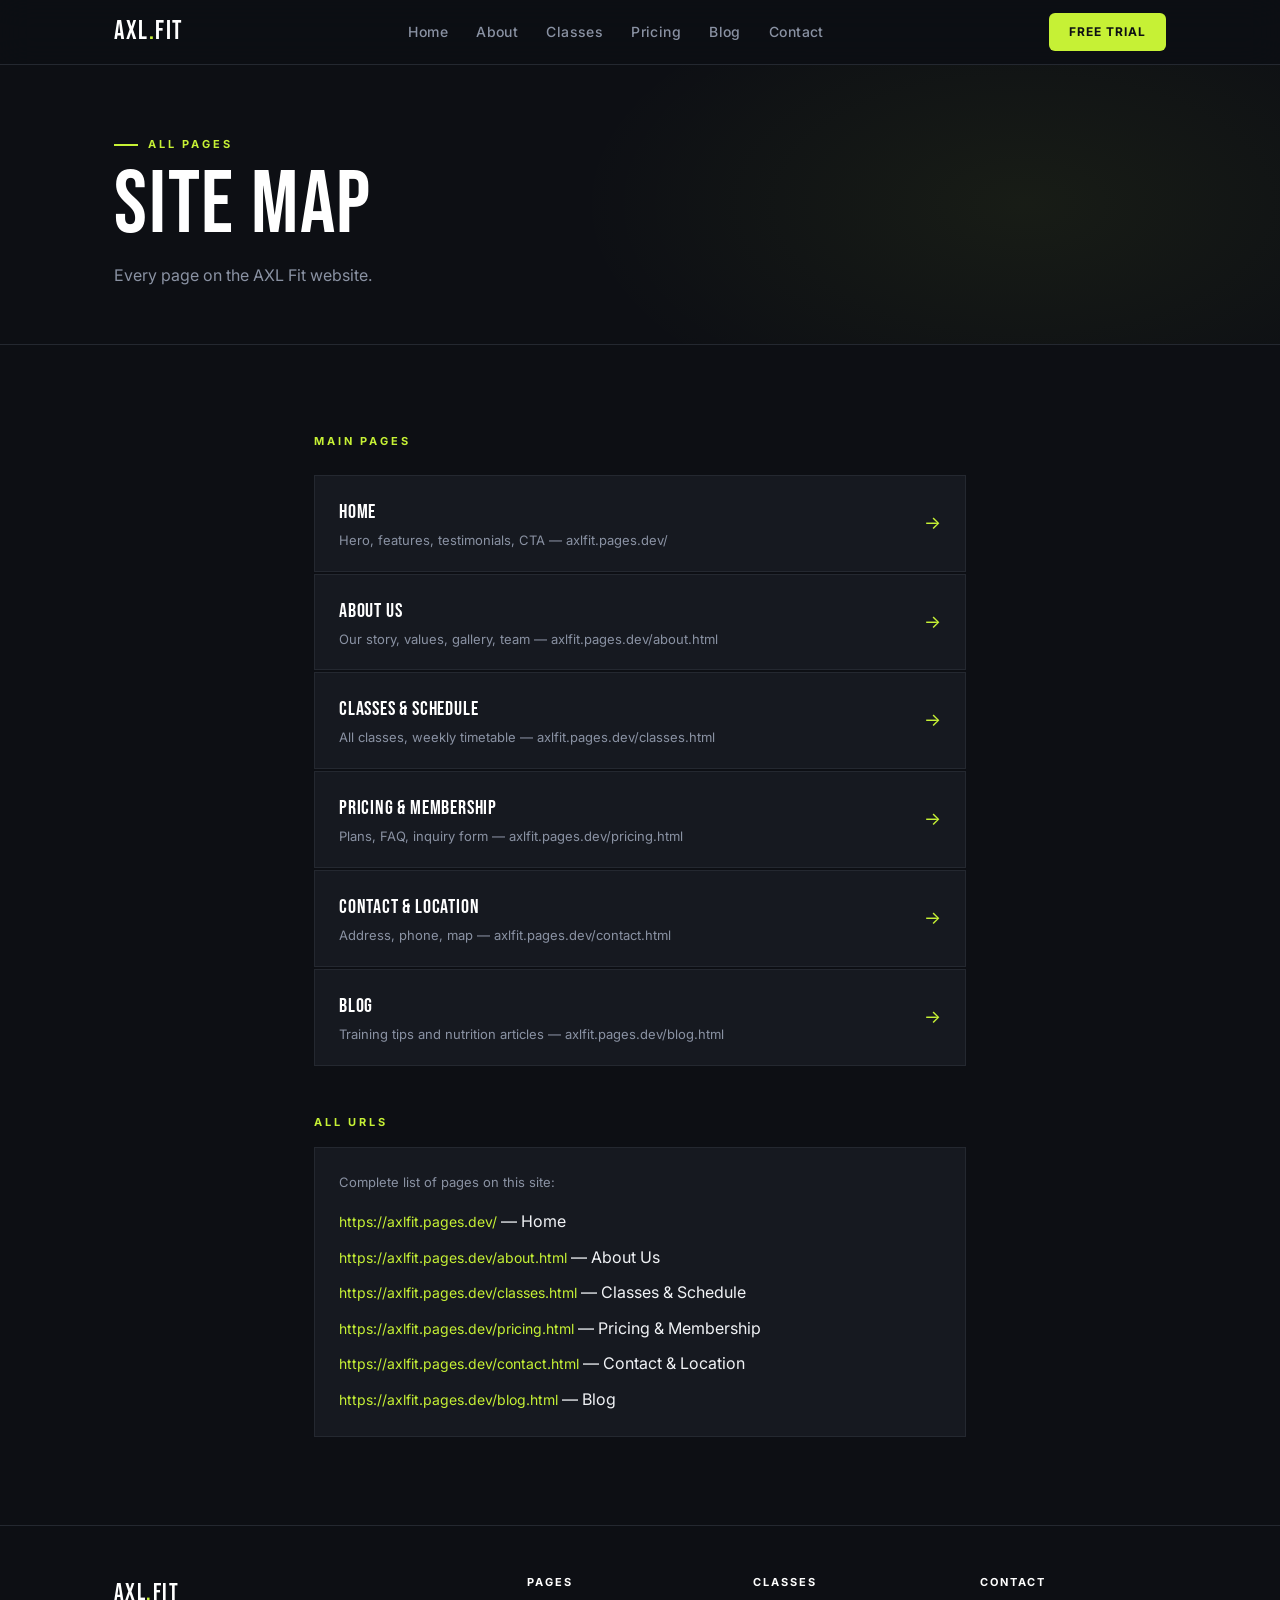
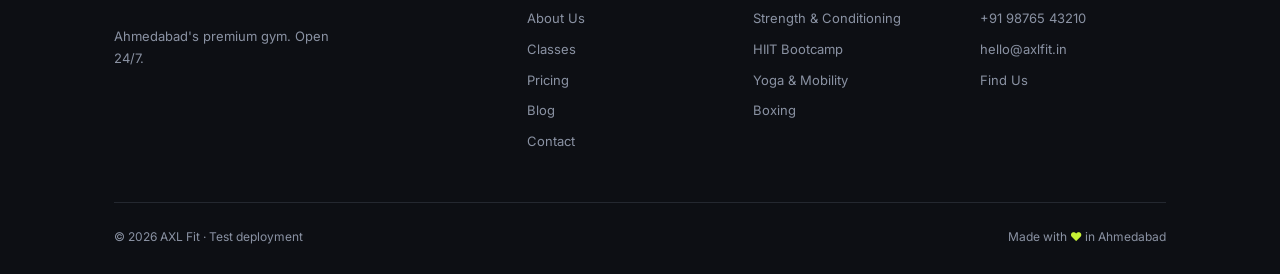
<file: sitemap.html>
<!DOCTYPE html>
<html lang="en">
<head>
<meta charset="UTF-8">
<meta name="viewport" content="width=device-width, initial-scale=1.0">
<title>AXL Fit — Site Map</title>
<link rel="stylesheet" href="style.css">
</head>
<body class="page-top">

<nav>
  <div class="nav-inner">
    <a href="https://axlfit.pages.dev/" class="logo">AXL<span>.</span>FIT</a>
    <ul class="nav-links">
      <li><a href="https://axlfit.pages.dev/">Home</a></li>
      <li><a href="https://axlfit.pages.dev/about.html">About</a></li>
      <li><a href="https://axlfit.pages.dev/classes.html">Classes</a></li>
      <li><a href="https://axlfit.pages.dev/pricing.html">Pricing</a></li>
      <li><a href="https://axlfit.pages.dev/blog.html">Blog</a></li>
      <li><a href="https://axlfit.pages.dev/contact.html">Contact</a></li>
    </ul>
    <button class="hamburger" aria-label="Menu"><span></span><span></span><span></span></button>
    <a href="https://axlfit.pages.dev/pricing.html" class="nav-cta">Free Trial</a>
  </div>
  <div class="mobile-menu">
    <a href="https://axlfit.pages.dev/">Home</a>
    <a href="https://axlfit.pages.dev/about.html">About</a>
    <a href="https://axlfit.pages.dev/classes.html">Classes</a>
    <a href="https://axlfit.pages.dev/pricing.html">Pricing</a>
    <a href="https://axlfit.pages.dev/blog.html">Blog</a>
    <a href="https://axlfit.pages.dev/contact.html">Contact</a>
  </div>
</nav>

<div class="page-hero">
  <div class="container">
    <div class="page-eyebrow">All Pages</div>
    <div class="page-title">SITE MAP</div>
    <p class="page-sub">Every page on the AXL Fit website.</p>
  </div>
</div>

<section class="section">
  <div class="container" style="max-width:700px">

    <div class="section-eyebrow">Main Pages</div>
    <div style="display:flex;flex-direction:column;gap:2px;margin-top:24px;margin-bottom:48px">

      <a href="https://axlfit.pages.dev/" style="display:flex;justify-content:space-between;align-items:center;padding:20px 24px;background:var(--card);border:1px solid var(--border);color:var(--body);transition:border-color .2s" onmouseover="this.style.borderColor='var(--lime)'" onmouseout="this.style.borderColor='var(--border)'">
        <div>
          <div style="font-family:'Bebas Neue',sans-serif;font-size:20px;color:var(--white);letter-spacing:.04em">Home</div>
          <div style="font-size:13px;color:var(--slate);margin-top:2px">Hero, features, testimonials, CTA — axlfit.pages.dev/</div>
        </div>
        <span style="color:var(--lime);font-size:18px">→</span>
      </a>

      <a href="https://axlfit.pages.dev/about.html" style="display:flex;justify-content:space-between;align-items:center;padding:20px 24px;background:var(--card);border:1px solid var(--border);color:var(--body);transition:border-color .2s" onmouseover="this.style.borderColor='var(--lime)'" onmouseout="this.style.borderColor='var(--border)'">
        <div>
          <div style="font-family:'Bebas Neue',sans-serif;font-size:20px;color:var(--white);letter-spacing:.04em">About Us</div>
          <div style="font-size:13px;color:var(--slate);margin-top:2px">Our story, values, gallery, team — axlfit.pages.dev/about.html</div>
        </div>
        <span style="color:var(--lime);font-size:18px">→</span>
      </a>

      <a href="https://axlfit.pages.dev/classes.html" style="display:flex;justify-content:space-between;align-items:center;padding:20px 24px;background:var(--card);border:1px solid var(--border);color:var(--body);transition:border-color .2s" onmouseover="this.style.borderColor='var(--lime)'" onmouseout="this.style.borderColor='var(--border)'">
        <div>
          <div style="font-family:'Bebas Neue',sans-serif;font-size:20px;color:var(--white);letter-spacing:.04em">Classes & Schedule</div>
          <div style="font-size:13px;color:var(--slate);margin-top:2px">All classes, weekly timetable — axlfit.pages.dev/classes.html</div>
        </div>
        <span style="color:var(--lime);font-size:18px">→</span>
      </a>

      <a href="https://axlfit.pages.dev/pricing.html" style="display:flex;justify-content:space-between;align-items:center;padding:20px 24px;background:var(--card);border:1px solid var(--border);color:var(--body);transition:border-color .2s" onmouseover="this.style.borderColor='var(--lime)'" onmouseout="this.style.borderColor='var(--border)'">
        <div>
          <div style="font-family:'Bebas Neue',sans-serif;font-size:20px;color:var(--white);letter-spacing:.04em">Pricing & Membership</div>
          <div style="font-size:13px;color:var(--slate);margin-top:2px">Plans, FAQ, inquiry form — axlfit.pages.dev/pricing.html</div>
        </div>
        <span style="color:var(--lime);font-size:18px">→</span>
      </a>

      <a href="https://axlfit.pages.dev/contact.html" style="display:flex;justify-content:space-between;align-items:center;padding:20px 24px;background:var(--card);border:1px solid var(--border);color:var(--body);transition:border-color .2s" onmouseover="this.style.borderColor='var(--lime)'" onmouseout="this.style.borderColor='var(--border)'">
        <div>
          <div style="font-family:'Bebas Neue',sans-serif;font-size:20px;color:var(--white);letter-spacing:.04em">Contact & Location</div>
          <div style="font-size:13px;color:var(--slate);margin-top:2px">Address, phone, map — axlfit.pages.dev/contact.html</div>
        </div>
        <span style="color:var(--lime);font-size:18px">→</span>
      </a>

      <a href="https://axlfit.pages.dev/blog.html" style="display:flex;justify-content:space-between;align-items:center;padding:20px 24px;background:var(--card);border:1px solid var(--border);color:var(--body);transition:border-color .2s" onmouseover="this.style.borderColor='var(--lime)'" onmouseout="this.style.borderColor='var(--border)'">
        <div>
          <div style="font-family:'Bebas Neue',sans-serif;font-size:20px;color:var(--white);letter-spacing:.04em">Blog</div>
          <div style="font-size:13px;color:var(--slate);margin-top:2px">Training tips and nutrition articles — axlfit.pages.dev/blog.html</div>
        </div>
        <span style="color:var(--lime);font-size:18px">→</span>
      </a>

    </div>

    <!-- Plain text list for scrapers -->
    <div class="section-eyebrow">All URLs</div>
    <div style="background:var(--card);border:1px solid var(--border);padding:24px;margin-top:16px">
      <p style="font-size:13px;color:var(--slate);margin-bottom:16px">Complete list of pages on this site:</p>
      <ul style="list-style:none;display:flex;flex-direction:column;gap:10px">
        <li><a href="https://axlfit.pages.dev/" style="font-size:14px;color:var(--lime)">https://axlfit.pages.dev/</a> — Home</li>
        <li><a href="https://axlfit.pages.dev/about.html" style="font-size:14px;color:var(--lime)">https://axlfit.pages.dev/about.html</a> — About Us</li>
        <li><a href="https://axlfit.pages.dev/classes.html" style="font-size:14px;color:var(--lime)">https://axlfit.pages.dev/classes.html</a> — Classes & Schedule</li>
        <li><a href="https://axlfit.pages.dev/pricing.html" style="font-size:14px;color:var(--lime)">https://axlfit.pages.dev/pricing.html</a> — Pricing & Membership</li>
        <li><a href="https://axlfit.pages.dev/contact.html" style="font-size:14px;color:var(--lime)">https://axlfit.pages.dev/contact.html</a> — Contact & Location</li>
        <li><a href="https://axlfit.pages.dev/blog.html" style="font-size:14px;color:var(--lime)">https://axlfit.pages.dev/blog.html</a> — Blog</li>
      </ul>
    </div>

  </div>
</section>

<footer>
  <div class="container">
    <div class="footer-grid">
      <div class="footer-brand"><span class="logo">AXL<span>.</span>FIT</span><p class="footer-desc">Ahmedabad's premium gym. Open 24/7.</p></div>
      <div class="footer-col"><h4>Pages</h4><a href="https://axlfit.pages.dev/about.html">About Us</a><a href="https://axlfit.pages.dev/classes.html">Classes</a><a href="https://axlfit.pages.dev/pricing.html">Pricing</a><a href="https://axlfit.pages.dev/blog.html">Blog</a><a href="https://axlfit.pages.dev/contact.html">Contact</a></div>
      <div class="footer-col"><h4>Classes</h4><a href="https://axlfit.pages.dev/classes.html">Strength & Conditioning</a><a href="https://axlfit.pages.dev/classes.html">HIIT Bootcamp</a><a href="https://axlfit.pages.dev/classes.html">Yoga & Mobility</a><a href="https://axlfit.pages.dev/classes.html">Boxing</a></div>
      <div class="footer-col"><h4>Contact</h4><a href="tel:+919876543210">+91 98765 43210</a><a href="mailto:hello@axlfit.in">hello@axlfit.in</a><a href="https://axlfit.pages.dev/contact.html">Find Us</a></div>
    </div>
    <div class="footer-bottom"><span>© 2026 AXL Fit · Test deployment</span><span>Made with <span class="footer-lime">♥</span> in Ahmedabad</span></div>
  </div>
</footer>

<script src="script.js"></script>
</body>
</html>
</file>
<file: style.css>
@import url('https://fonts.googleapis.com/css2?family=Bebas+Neue&family=Inter:wght@400;500;600;700&display=swap');

:root {
  --ink:    #0D0F14;
  --lime:   #C6F135;
  --slate:  #8A92A3;
  --body:   #F0F2F5;
  --white:  #FFFFFF;
  --card:   #161920;
  --border: #242830;
  --card2:  #1C2028;
}

*, *::before, *::after { margin: 0; padding: 0; box-sizing: border-box; }
html { scroll-behavior: smooth; }
body { font-family: 'Inter', sans-serif; background: var(--ink); color: var(--body); overflow-x: hidden; line-height: 1.6; }
img { max-width: 100%; display: block; }
a { text-decoration: none; }

/* ── CONTAINER ── */
.container { max-width: 1100px; margin: 0 auto; padding: 0 24px; }

/* ── NAV ── */
nav {
  position: fixed; top: 0; left: 0; right: 0; z-index: 200;
  padding: 0;
  background: rgba(13,15,20,.92);
  backdrop-filter: blur(16px);
  border-bottom: 1px solid var(--border);
}
.nav-inner {
  display: flex; align-items: center; justify-content: space-between;
  max-width: 1100px; margin: 0 auto; padding: 0 24px; height: 64px;
}
.logo { font-family: 'Bebas Neue', sans-serif; font-size: 26px; letter-spacing: .06em; color: var(--white); }
.logo span { color: var(--lime); }
.nav-links { display: flex; gap: 28px; list-style: none; }
.nav-links a { font-size: 14px; font-weight: 500; color: var(--slate); letter-spacing: .03em; transition: color .2s; }
.nav-links a:hover, .nav-links a.active { color: var(--white); }
.nav-links a.active { color: var(--lime); }
.nav-cta {
  background: var(--lime); color: var(--ink);
  font-size: 12px; font-weight: 700; letter-spacing: .08em; text-transform: uppercase;
  padding: 9px 20px; border-radius: 6px; transition: opacity .2s;
}
.nav-cta:hover { opacity: .85; }
.hamburger { display: none; flex-direction: column; gap: 5px; cursor: pointer; background: none; border: none; padding: 4px; }
.hamburger span { display: block; width: 24px; height: 2px; background: var(--white); border-radius: 2px; transition: all .25s; }
.hamburger.open span:nth-child(1) { transform: translateY(7px) rotate(45deg); }
.hamburger.open span:nth-child(2) { opacity: 0; }
.hamburger.open span:nth-child(3) { transform: translateY(-7px) rotate(-45deg); }
.mobile-menu {
  display: none; flex-direction: column; gap: 0;
  background: var(--card); border-top: 1px solid var(--border);
  padding: 8px 0 16px;
}
.mobile-menu.open { display: flex; }
.mobile-menu a { padding: 13px 24px; font-size: 15px; font-weight: 500; color: var(--slate); border-bottom: 1px solid var(--border); }
.mobile-menu a:last-child { border-bottom: none; }
.mobile-menu a.active { color: var(--lime); }

/* ── PAGE WRAPPER ── */
.page-top { padding-top: 64px; }

/* ── PAGE HERO (inner pages) ── */
.page-hero {
  padding: 72px 0 56px;
  border-bottom: 1px solid var(--border);
  position: relative; overflow: hidden;
}
.page-hero::before {
  content: ""; position: absolute; inset: 0;
  background: radial-gradient(ellipse 50% 120% at 80% 50%, rgba(198,241,53,.06) 0%, transparent 70%);
}
.page-hero .container { position: relative; z-index: 1; }
.page-eyebrow { font-size: 11px; font-weight: 700; letter-spacing: .26em; text-transform: uppercase; color: var(--lime); margin-bottom: 12px; display: flex; align-items: center; gap: 10px; }
.page-eyebrow::before { content: ""; display: block; width: 24px; height: 2px; background: var(--lime); }
.page-title { font-family: 'Bebas Neue', sans-serif; font-size: clamp(48px, 8vw, 88px); line-height: .92; color: var(--white); letter-spacing: .02em; }
.page-title .outline { -webkit-text-stroke: 2px rgba(255,255,255,.3); color: transparent; }
.page-sub { font-size: 16px; color: var(--slate); max-width: 520px; margin-top: 16px; }

/* ── SECTION ── */
.section { padding: 88px 0; }
.section + .section { padding-top: 0; }
.section-eyebrow { font-size: 11px; font-weight: 700; letter-spacing: .26em; text-transform: uppercase; color: var(--lime); margin-bottom: 12px; }
.section-title { font-family: 'Bebas Neue', sans-serif; font-size: clamp(36px, 5vw, 60px); line-height: 1; color: var(--white); margin-bottom: 14px; letter-spacing: .02em; }
.section-body { font-size: 15px; line-height: 1.75; color: var(--slate); max-width: 540px; }

/* ── BUTTONS ── */
.btn-lime {
  display: inline-flex; align-items: center; gap: 8px;
  background: var(--lime); color: var(--ink);
  font-size: 13px; font-weight: 700; letter-spacing: .07em; text-transform: uppercase;
  padding: 14px 30px; border-radius: 6px; transition: opacity .2s, transform .15s;
}
.btn-lime:hover { opacity: .88; transform: translateY(-1px); }
.btn-ghost {
  display: inline-flex; align-items: center; gap: 8px;
  border: 1px solid var(--border); color: var(--white);
  font-size: 13px; font-weight: 700; letter-spacing: .07em; text-transform: uppercase;
  padding: 14px 30px; border-radius: 6px; transition: border-color .2s, transform .15s;
}
.btn-ghost:hover { border-color: var(--lime); transform: translateY(-1px); }

/* ── STATS BAR ── */
.stats-bar { border-top: 1px solid var(--border); border-bottom: 1px solid var(--border); padding: 32px 0; }
.stats-grid { display: grid; grid-template-columns: repeat(4, 1fr); }
.stat { text-align: center; padding: 0 16px; border-right: 1px solid var(--border); }
.stat:last-child { border-right: none; }
.stat-num { font-family: 'Bebas Neue', sans-serif; font-size: 48px; line-height: 1; color: var(--lime); }
.stat-label { font-size: 11px; font-weight: 700; letter-spacing: .14em; text-transform: uppercase; color: var(--slate); margin-top: 4px; }

/* ── CARDS ── */
.card { background: var(--card); border: 1px solid var(--border); border-radius: 0; }
.card-grid-3 { display: grid; grid-template-columns: repeat(3, 1fr); gap: 2px; }
.card-grid-2 { display: grid; grid-template-columns: repeat(2, 1fr); gap: 2px; }
.feature-card { padding: 32px 28px; transition: border-color .2s; }
.feature-card:hover { border-color: rgba(198,241,53,.5); }
.feature-icon { width: 42px; height: 42px; background: rgba(198,241,53,.12); border-radius: 10px; display: flex; align-items: center; justify-content: center; font-size: 18px; margin-bottom: 18px; }
.feature-title { font-family: 'Bebas Neue', sans-serif; font-size: 22px; letter-spacing: .04em; color: var(--white); margin-bottom: 8px; }
.feature-desc { font-size: 13px; line-height: 1.65; color: var(--slate); }

/* ── TESTIMONIALS ── */
.testi-grid { display: grid; grid-template-columns: repeat(3, 1fr); gap: 2px; margin-top: 48px; }
.testi-card { background: var(--card); border: 1px solid var(--border); padding: 28px; }
.testi-stars { color: var(--lime); font-size: 14px; letter-spacing: 2px; margin-bottom: 14px; }
.testi-text { font-size: 14px; line-height: 1.75; color: var(--body); font-style: italic; margin-bottom: 20px; }
.testi-author { display: flex; align-items: center; gap: 12px; }
.testi-avatar { width: 40px; height: 40px; border-radius: 50%; background: linear-gradient(135deg, var(--lime), #89B400); display: flex; align-items: center; justify-content: center; font-family: 'Bebas Neue', sans-serif; font-size: 18px; color: var(--ink); flex-shrink: 0; }
.testi-name { font-weight: 700; font-size: 14px; color: var(--white); }
.testi-role { font-size: 12px; color: var(--slate); }

/* ── GALLERY ── */
.gallery-grid { display: grid; grid-template-columns: repeat(3, 1fr); gap: 4px; margin-top: 48px; }
.gallery-item {
  aspect-ratio: 4/3; overflow: hidden; cursor: pointer; position: relative;
  background: var(--card2);
}
.gallery-item:nth-child(1) { grid-column: span 2; aspect-ratio: unset; }
.gallery-thumb { width: 100%; height: 100%; object-fit: cover; transition: transform .4s ease, opacity .3s; }
.gallery-item:hover .gallery-thumb { transform: scale(1.06); }
.gallery-overlay {
  position: absolute; inset: 0; background: rgba(13,15,20,.5);
  display: flex; align-items: center; justify-content: center;
  opacity: 0; transition: opacity .3s;
}
.gallery-item:hover .gallery-overlay { opacity: 1; }
.gallery-overlay svg { color: var(--lime); }

/* placeholder tiles when no real photos */
.gallery-placeholder { width: 100%; height: 100%; min-height: 200px; display: flex; flex-direction: column; align-items: center; justify-content: center; gap: 8px; color: var(--slate); font-size: 13px; }
.gallery-placeholder .ico { font-size: 32px; }

/* Lightbox */
.lightbox { position: fixed; inset: 0; background: rgba(0,0,0,.92); z-index: 500; display: none; align-items: center; justify-content: center; }
.lightbox.open { display: flex; }
.lightbox-inner { max-width: 90vw; max-height: 90vh; position: relative; }
.lightbox-inner img { max-width: 90vw; max-height: 85vh; object-fit: contain; border-radius: 4px; }
.lightbox-close { position: absolute; top: -40px; right: 0; background: none; border: none; color: var(--white); font-size: 28px; cursor: pointer; line-height: 1; }

/* ── CLASS CARDS ── */
.class-card { background: var(--card); border: 1px solid var(--border); padding: 28px; transition: border-color .2s; }
.class-card:hover { border-color: var(--lime); }
.class-tag { display: inline-block; font-size: 10px; font-weight: 700; letter-spacing: .16em; text-transform: uppercase; background: rgba(198,241,53,.15); color: var(--lime); padding: 3px 10px; border-radius: 20px; margin-bottom: 14px; }
.class-name { font-family: 'Bebas Neue', sans-serif; font-size: 26px; color: var(--white); letter-spacing: .03em; margin-bottom: 8px; }
.class-desc { font-size: 13px; color: var(--slate); line-height: 1.65; margin-bottom: 16px; }
.class-meta-row { display: flex; gap: 18px; font-size: 12px; color: var(--slate); flex-wrap: wrap; }
.class-meta-row span { display: flex; align-items: center; gap: 5px; }

/* Schedule table */
.schedule-table { width: 100%; border-collapse: collapse; margin-top: 48px; }
.schedule-table th { font-size: 11px; font-weight: 700; letter-spacing: .16em; text-transform: uppercase; color: var(--slate); padding: 12px 16px; text-align: left; border-bottom: 1px solid var(--border); }
.schedule-table td { padding: 14px 16px; border-bottom: 1px solid var(--border); font-size: 14px; color: var(--body); vertical-align: middle; }
.schedule-table tr:hover td { background: rgba(198,241,53,.04); }
.schedule-table .level { display: inline-block; font-size: 10px; font-weight: 700; letter-spacing: .12em; text-transform: uppercase; padding: 2px 8px; border-radius: 12px; }
.level-all { background: rgba(198,241,53,.15); color: var(--lime); }
.level-int { background: rgba(255,165,0,.15); color: #FFA500; }
.level-adv { background: rgba(232,121,138,.2); color: #E8798A; }

/* ── PRICING ── */
.pricing-grid { display: grid; grid-template-columns: repeat(3, 1fr); gap: 2px; margin-top: 48px; }
.plan { background: var(--card); border: 1px solid var(--border); padding: 36px 28px; position: relative; transition: border-color .2s; }
.plan:hover { border-color: rgba(198,241,53,.4); }
.plan.featured { border-color: var(--lime); background: linear-gradient(160deg, rgba(198,241,53,.07) 0%, var(--card) 55%); }
.plan-badge { position: absolute; top: -12px; left: 24px; background: var(--lime); color: var(--ink); font-size: 10px; font-weight: 700; letter-spacing: .16em; text-transform: uppercase; padding: 3px 12px; border-radius: 20px; }
.plan-name { font-family: 'Bebas Neue', sans-serif; font-size: 26px; letter-spacing: .06em; color: var(--slate); margin-bottom: 16px; }
.plan.featured .plan-name { color: var(--lime); }
.plan-price { font-family: 'Bebas Neue', sans-serif; font-size: 60px; line-height: 1; color: var(--white); }
.plan-price sup { font-size: 24px; vertical-align: top; margin-top: 10px; }
.plan-price sub { font-size: 16px; color: var(--slate); font-family: 'Inter', sans-serif; font-weight: 500; }
.plan-divider { border: none; border-top: 1px solid var(--border); margin: 22px 0; }
.plan-features { list-style: none; display: flex; flex-direction: column; gap: 11px; }
.plan-features li { font-size: 13px; color: var(--slate); display: flex; align-items: center; gap: 9px; }
.plan-features li::before { content: "✓"; color: var(--lime); font-weight: 700; flex-shrink: 0; }
.plan-features li.off { opacity: .35; }
.plan-features li.off::before { content: "✕"; color: var(--slate); }
.plan-btn { display: block; text-align: center; margin-top: 28px; padding: 13px; border-radius: 6px; font-size: 12px; font-weight: 700; letter-spacing: .07em; text-transform: uppercase; transition: opacity .2s, transform .15s; }
.plan-btn:hover { opacity: .85; transform: translateY(-1px); }
.plan-btn-ghost { border: 1px solid var(--border); color: var(--white); }
.plan-btn-lime { background: var(--lime); color: var(--ink); }

/* ── FORM ── */
.form-wrap { background: var(--card); border: 1px solid var(--border); padding: 40px; border-radius: 0; margin-top: 48px; }
.form-title { font-family: 'Bebas Neue', sans-serif; font-size: 32px; color: var(--white); margin-bottom: 6px; letter-spacing: .03em; }
.form-sub { font-size: 14px; color: var(--slate); margin-bottom: 28px; }
.form-grid { display: grid; grid-template-columns: 1fr 1fr; gap: 16px; }
.form-group { display: flex; flex-direction: column; gap: 6px; }
.form-group.full { grid-column: span 2; }
.form-group label { font-size: 12px; font-weight: 600; letter-spacing: .1em; text-transform: uppercase; color: var(--slate); }
.form-group input,
.form-group select,
.form-group textarea {
  background: var(--ink); border: 1px solid var(--border); color: var(--white);
  padding: 12px 16px; font-size: 14px; font-family: 'Inter', sans-serif;
  border-radius: 6px; transition: border-color .2s; outline: none; width: 100%;
}
.form-group input:focus,
.form-group select:focus,
.form-group textarea:focus { border-color: var(--lime); }
.form-group select option { background: var(--ink); }
.form-group textarea { resize: vertical; min-height: 110px; }
.form-submit { background: var(--lime); color: var(--ink); border: none; cursor: pointer; font-family: 'Inter', sans-serif; font-size: 14px; font-weight: 700; letter-spacing: .07em; text-transform: uppercase; padding: 16px 36px; border-radius: 6px; margin-top: 8px; transition: opacity .2s; }
.form-submit:hover { opacity: .88; }
.form-success { display: none; text-align: center; padding: 40px 20px; }
.form-success .big { font-size: 48px; margin-bottom: 12px; }
.form-success p { color: var(--slate); font-size: 15px; }

/* ── ABOUT ── */
.about-layout { display: grid; grid-template-columns: 1fr 1fr; gap: 64px; align-items: center; }
.about-img { aspect-ratio: 4/5; background: var(--card2); border: 1px solid var(--border); display: flex; align-items: center; justify-content: center; font-size: 80px; }
.values-list { display: flex; flex-direction: column; gap: 2px; margin-top: 40px; }
.value-item { display: flex; gap: 18px; padding: 20px; border: 1px solid var(--border); background: var(--card); transition: border-color .2s; }
.value-item:hover { border-color: rgba(198,241,53,.4); }
.value-num { font-family: 'Bebas Neue', sans-serif; font-size: 36px; color: var(--lime); opacity: .5; line-height: 1; flex-shrink: 0; }
.value-title { font-weight: 700; font-size: 15px; color: var(--white); margin-bottom: 4px; }
.value-desc { font-size: 13px; color: var(--slate); line-height: 1.6; }
.team-grid { display: grid; grid-template-columns: repeat(4, 1fr); gap: 2px; margin-top: 48px; }
.team-card { background: var(--card); border: 1px solid var(--border); overflow: hidden; }
.team-photo { aspect-ratio: 3/4; background: var(--card2); display: flex; align-items: center; justify-content: center; font-size: 52px; }
.team-info { padding: 16px; }
.team-name { font-family: 'Bebas Neue', sans-serif; font-size: 20px; color: var(--white); letter-spacing: .03em; }
.team-role { font-size: 12px; color: var(--lime); font-weight: 600; letter-spacing: .08em; text-transform: uppercase; }

/* ── BLOG ── */
.blog-grid { display: grid; grid-template-columns: repeat(3, 1fr); gap: 2px; margin-top: 48px; }
.blog-card { background: var(--card); border: 1px solid var(--border); overflow: hidden; transition: border-color .2s; }
.blog-card:hover { border-color: rgba(198,241,53,.4); }
.blog-thumb { aspect-ratio: 16/9; background: var(--card2); display: flex; align-items: center; justify-content: center; font-size: 40px; }
.blog-body { padding: 22px; }
.blog-cat { font-size: 10px; font-weight: 700; letter-spacing: .18em; text-transform: uppercase; color: var(--lime); margin-bottom: 10px; }
.blog-title { font-family: 'Bebas Neue', sans-serif; font-size: 22px; color: var(--white); letter-spacing: .02em; line-height: 1.1; margin-bottom: 10px; }
.blog-excerpt { font-size: 13px; color: var(--slate); line-height: 1.65; margin-bottom: 18px; }
.blog-meta { font-size: 12px; color: var(--slate); display: flex; gap: 16px; }
.blog-read { font-size: 13px; font-weight: 700; color: var(--lime); letter-spacing: .06em; text-transform: uppercase; margin-top: 14px; display: inline-flex; align-items: center; gap: 6px; transition: gap .2s; }
.blog-read:hover { gap: 10px; }

/* ── CONTACT ── */
.contact-layout { display: grid; grid-template-columns: 1fr 1.4fr; gap: 48px; align-items: start; }
.contact-info { display: flex; flex-direction: column; gap: 24px; }
.contact-item { display: flex; gap: 16px; align-items: flex-start; }
.contact-icon { width: 44px; height: 44px; background: rgba(198,241,53,.12); border-radius: 10px; display: flex; align-items: center; justify-content: center; font-size: 18px; flex-shrink: 0; }
.contact-label { font-size: 11px; font-weight: 700; letter-spacing: .14em; text-transform: uppercase; color: var(--lime); margin-bottom: 4px; }
.contact-val { font-size: 15px; color: var(--body); line-height: 1.5; }
.map-wrap { margin-top: 48px; border: 1px solid var(--border); overflow: hidden; border-radius: 0; }
.map-wrap iframe { width: 100%; height: 340px; border: 0; display: block; }

/* ── CTA BANNER ── */
.cta-strip { background: var(--lime); padding: 56px 0; text-align: center; }
.cta-strip-title { font-family: 'Bebas Neue', sans-serif; font-size: clamp(36px, 6vw, 72px); color: var(--ink); line-height: .95; letter-spacing: .02em; margin-bottom: 18px; }
.cta-strip-sub { font-size: 15px; color: rgba(13,15,20,.65); margin-bottom: 28px; }
.btn-dark { background: var(--ink); color: var(--lime); font-size: 13px; font-weight: 700; letter-spacing: .07em; text-transform: uppercase; padding: 14px 32px; border-radius: 6px; transition: opacity .2s; }
.btn-dark:hover { opacity: .85; }

/* ── FOOTER ── */
footer { border-top: 1px solid var(--border); padding: 48px 0 28px; }
.footer-grid { display: grid; grid-template-columns: 2fr 1fr 1fr 1fr; gap: 40px; margin-bottom: 40px; }
.footer-brand .logo { font-size: 24px; margin-bottom: 12px; display: block; }
.footer-desc { font-size: 13px; color: var(--slate); line-height: 1.7; max-width: 220px; }
.footer-col h4 { font-size: 11px; font-weight: 700; letter-spacing: .18em; text-transform: uppercase; color: var(--white); margin-bottom: 16px; }
.footer-col a { display: block; font-size: 13px; color: var(--slate); margin-bottom: 10px; transition: color .2s; }
.footer-col a:hover { color: var(--white); }
.footer-bottom { display: flex; align-items: center; justify-content: space-between; padding-top: 24px; border-top: 1px solid var(--border); font-size: 12px; color: var(--slate); flex-wrap: wrap; gap: 10px; }
.footer-lime { color: var(--lime); }

/* ── WHATSAPP FLOAT ── */
.wa-float {
  position: fixed; bottom: 24px; right: 24px; z-index: 150;
  width: 54px; height: 54px; border-radius: 50%;
  background: #25D366; color: #fff;
  display: flex; align-items: center; justify-content: center;
  box-shadow: 0 6px 24px rgba(37,211,102,.4);
  transition: transform .2s;
}
.wa-float:hover { transform: scale(1.08); }

/* ── RESPONSIVE ── */
@media (max-width: 900px) {
  .footer-grid { grid-template-columns: 1fr 1fr; }
  .team-grid { grid-template-columns: repeat(2, 1fr); }
  .about-layout { grid-template-columns: 1fr; }
  .about-img { aspect-ratio: 16/7; }
  .contact-layout { grid-template-columns: 1fr; }
  .card-grid-3, .features-grid { grid-template-columns: repeat(2, 1fr); }
  .testi-grid { grid-template-columns: 1fr 1fr; }
  .blog-grid { grid-template-columns: 1fr 1fr; }
  .pricing-grid { grid-template-columns: 1fr; }
}
@media (max-width: 640px) {
  .nav-links, .nav-cta { display: none; }
  .hamburger { display: flex; }
  .stats-grid { grid-template-columns: repeat(2, 1fr); row-gap: 24px; }
  .stat { border-right: none; }
  .card-grid-3, .card-grid-2, .testi-grid, .blog-grid { grid-template-columns: 1fr; }
  .form-grid { grid-template-columns: 1fr; }
  .form-group.full { grid-column: span 1; }
  .gallery-grid { grid-template-columns: 1fr 1fr; }
  .gallery-item:nth-child(1) { grid-column: span 2; }
  .footer-grid { grid-template-columns: 1fr; }
  .team-grid { grid-template-columns: repeat(2, 1fr); }
}
@media (prefers-reduced-motion: reduce) { * { transition: none !important; animation: none !important; } }
</file>
